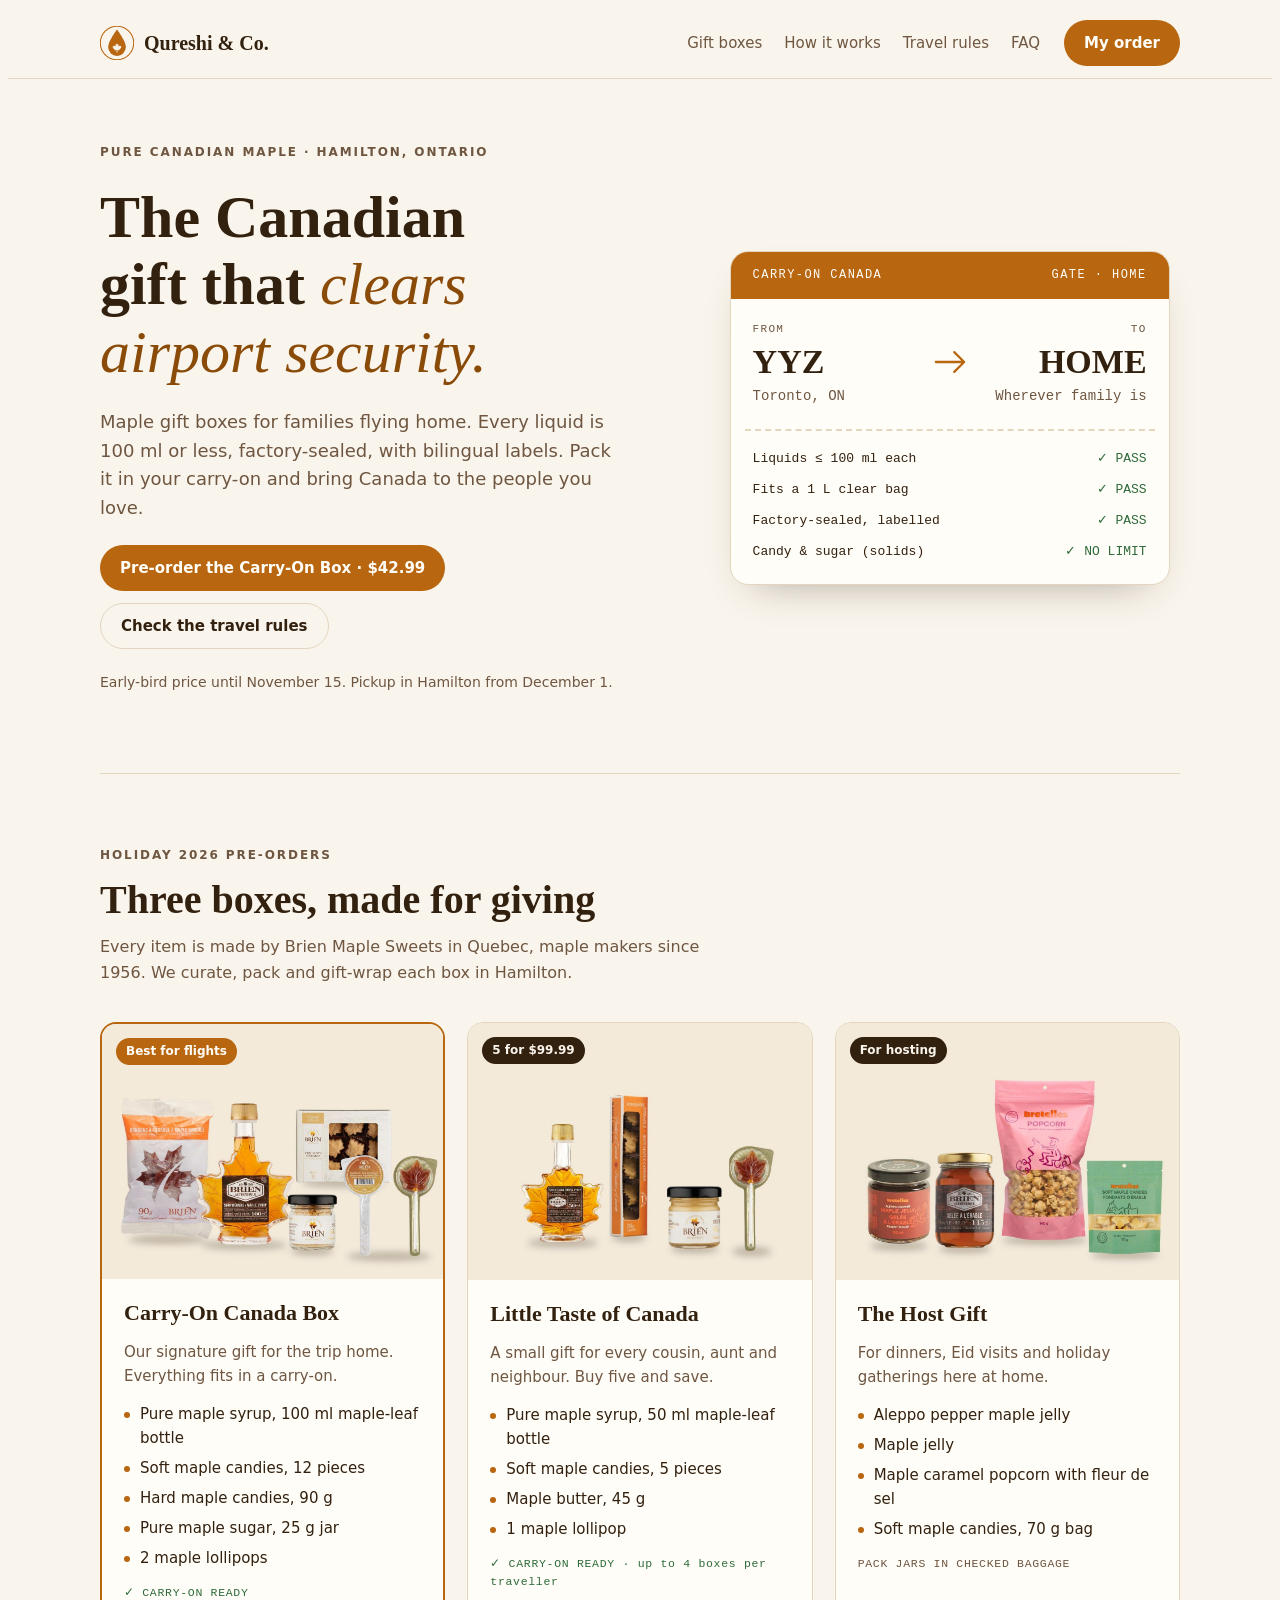
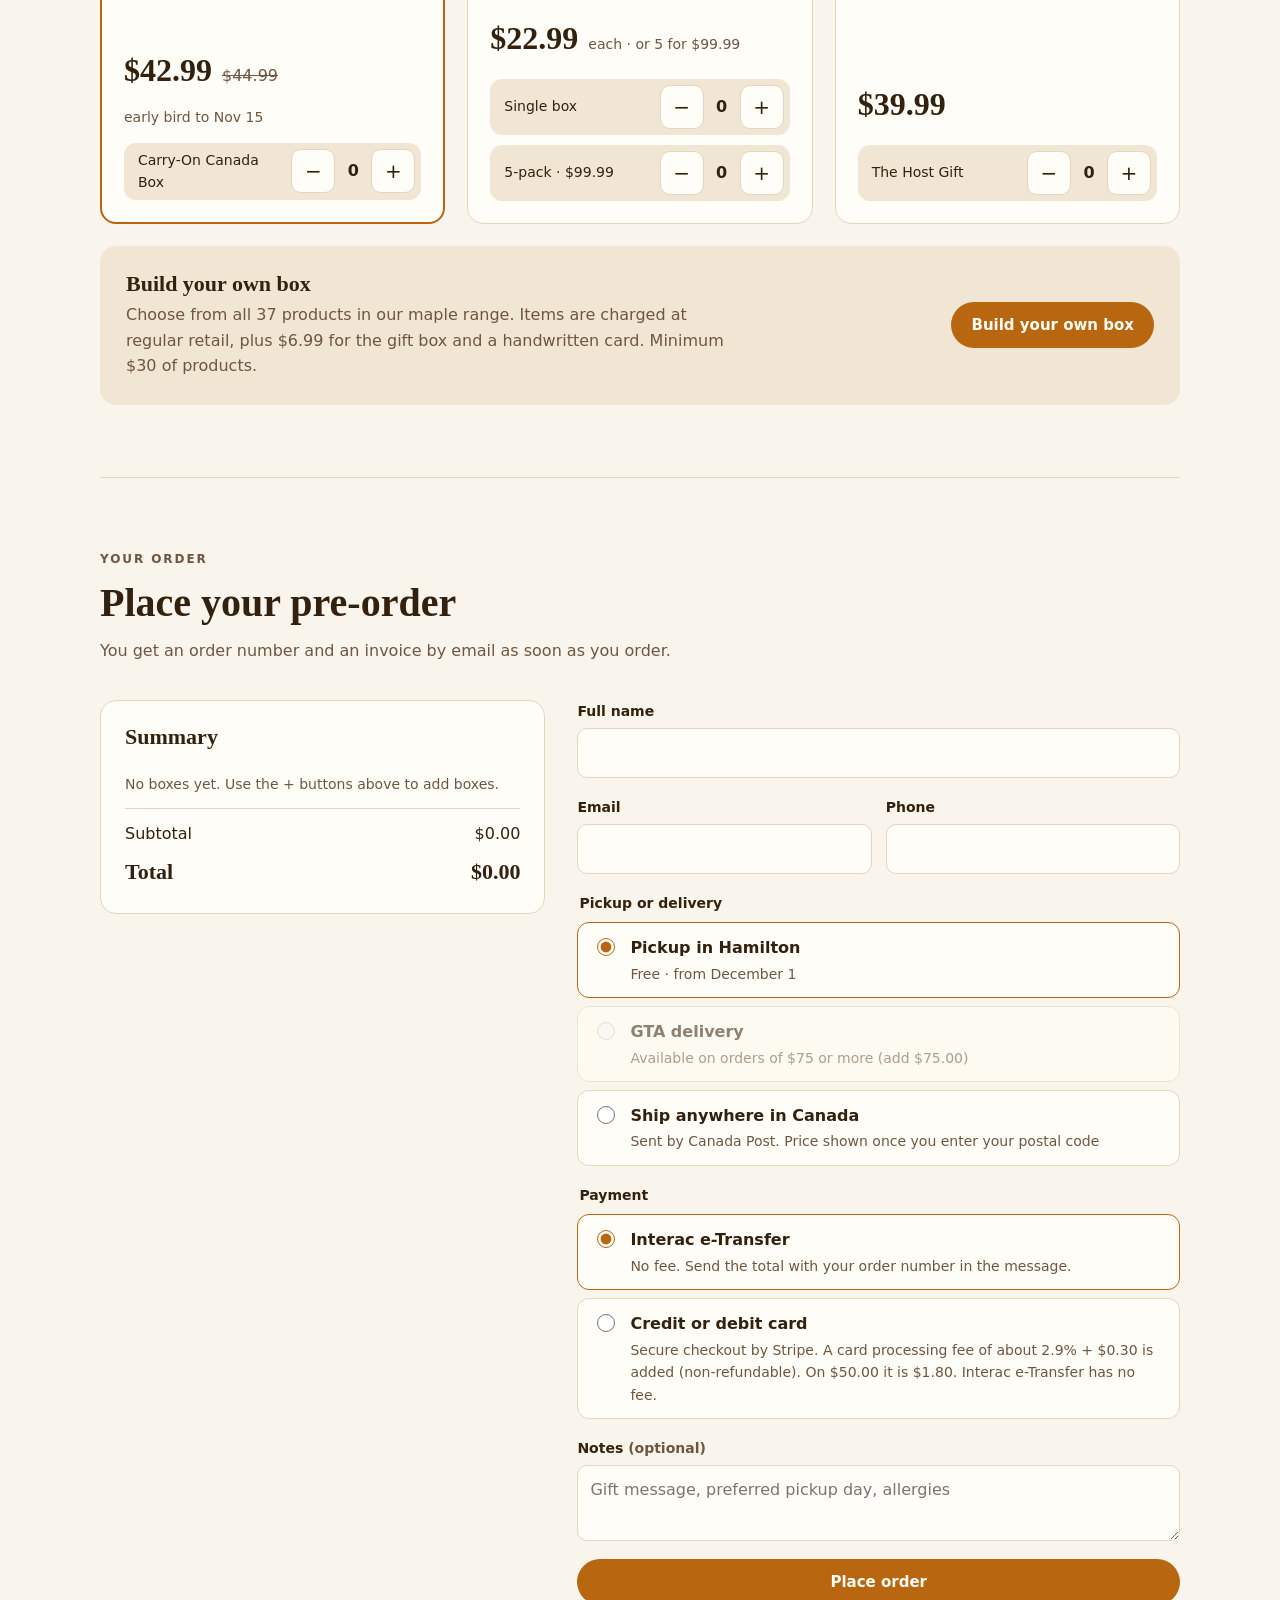
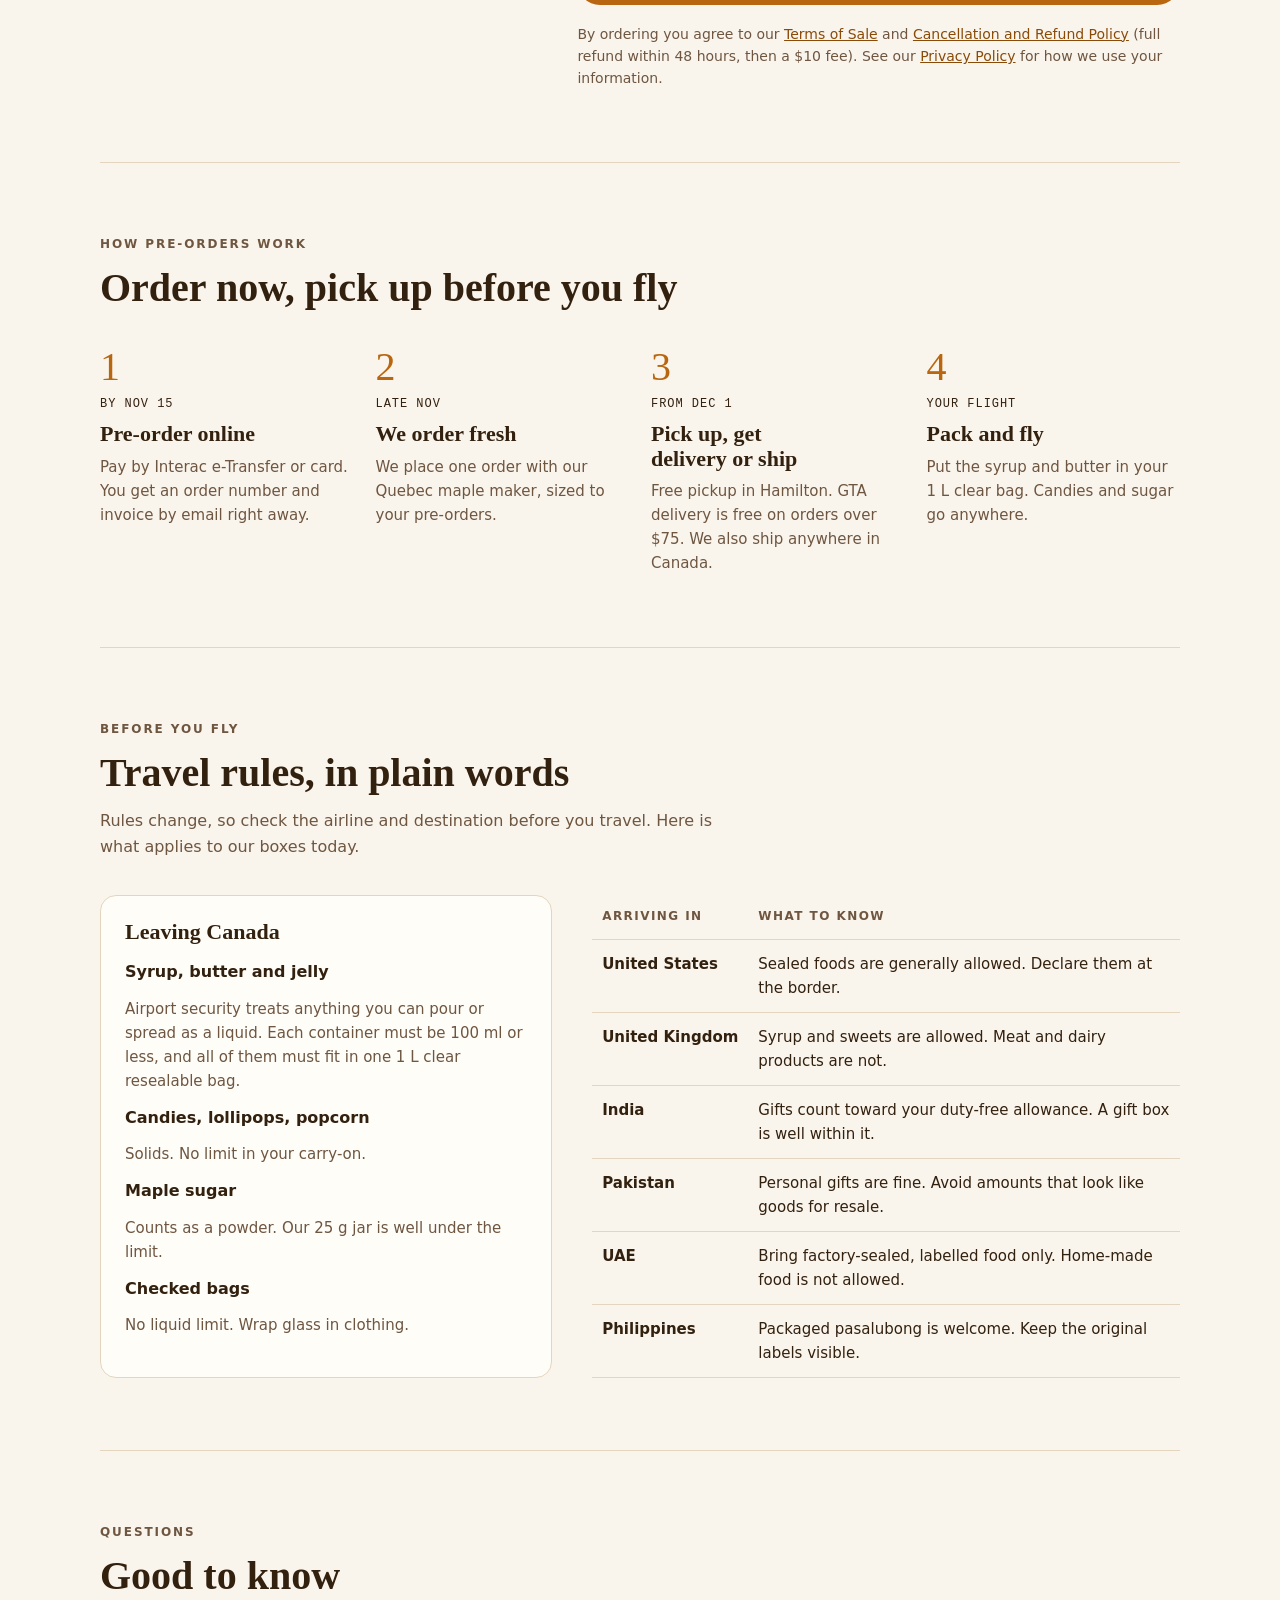
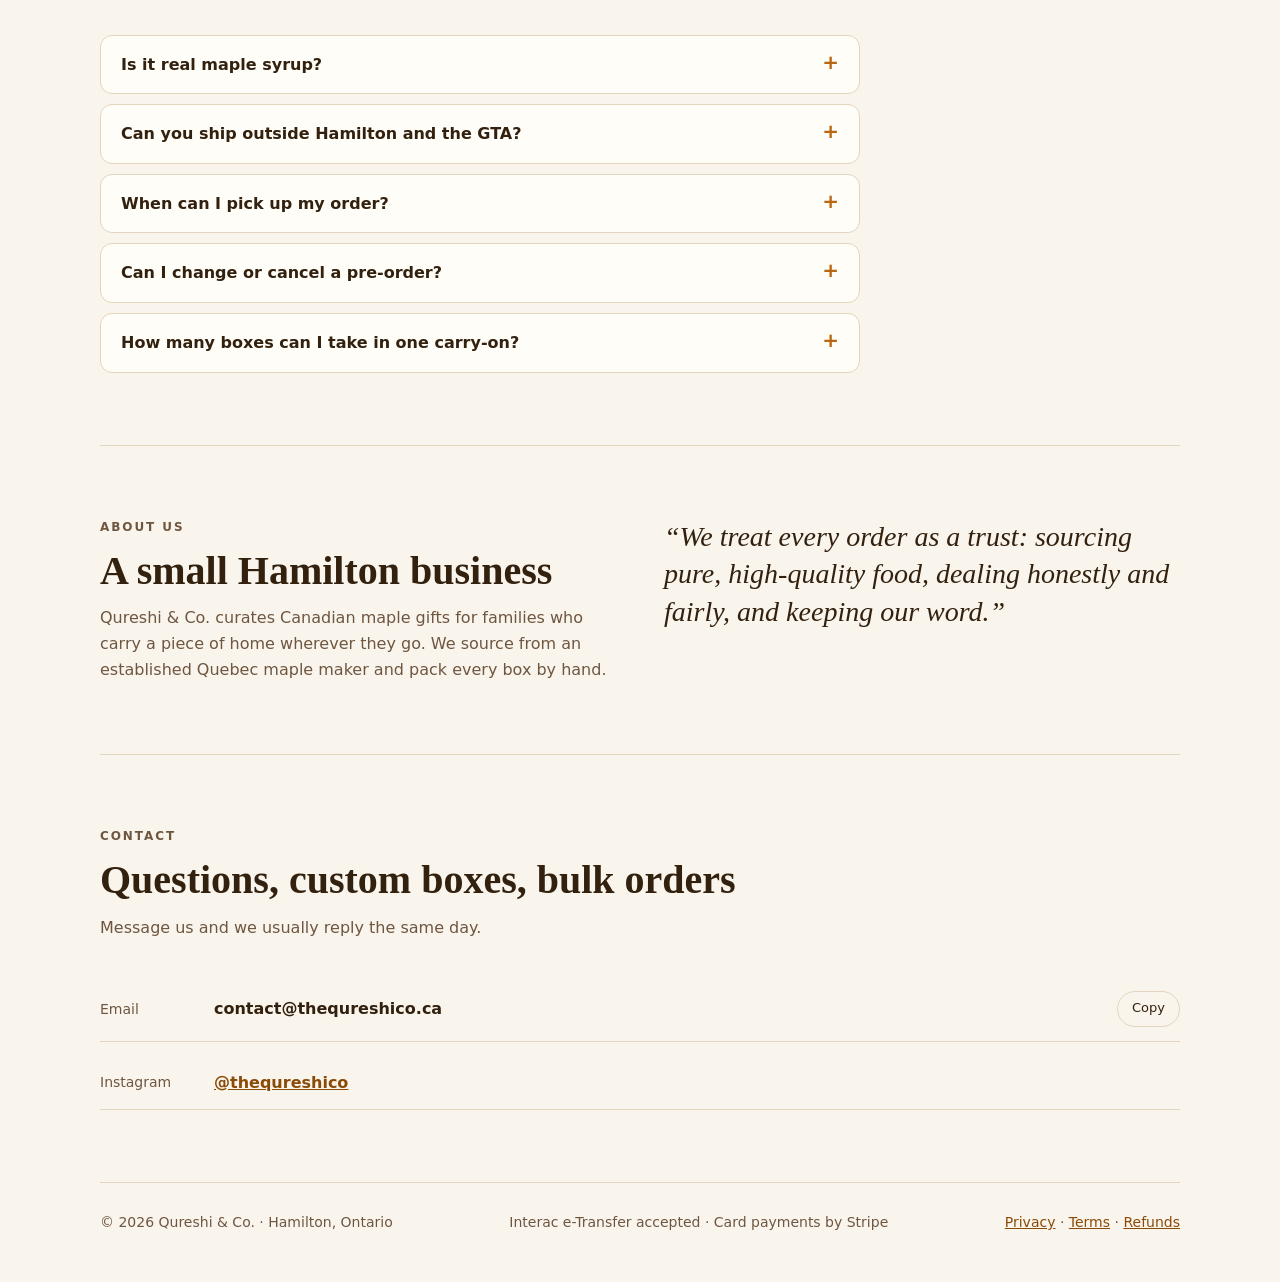
<file: index.html>
<!doctype html>
<html lang="en">
<head>
<meta charset="utf-8">
<meta name="viewport" content="width=device-width,initial-scale=1,viewport-fit=cover">
<meta http-equiv="Content-Security-Policy" content="default-src 'none'; script-src 'self' https://challenges.cloudflare.com; style-src 'self' https://fonts.googleapis.com; font-src https://fonts.gstatic.com; img-src 'self' data:; connect-src https://script.google.com https://script.googleusercontent.com https://challenges.cloudflare.com; form-action 'self'; base-uri 'self'; object-src 'none'; frame-src https://challenges.cloudflare.com; upgrade-insecure-requests">
<meta name="referrer" content="no-referrer">
<script src="security.js"></script>
<meta name="description" content="Carry-on-ready Canadian maple gift boxes. Pickup in Hamilton, delivery in the GTA, shipping across Canada.">
<link rel="icon" href="qureshi-mark.svg">
<title>Qureshi &amp; Co. Maple</title>
<link rel="preconnect" href="https://fonts.googleapis.com">
<link rel="preconnect" href="https://fonts.gstatic.com" crossorigin>
<link rel="stylesheet" href="https://fonts.googleapis.com/css2?family=Fraunces:ital,opsz,wght@0,9..144,400;0,9..144,600;1,9..144,400&family=Work+Sans:wght@400;500;600&family=IBM+Plex+Mono:wght@500&display=swap">
<link rel="stylesheet" href="index.css">
</head>
<body>

<header>
  <div class="bar">
    <a class="brand" href="#top" aria-label="Qureshi &amp; Co. home">
      <svg viewBox="0 0 100 100" aria-hidden="true"><circle cx="50" cy="50" r="49" fill="var(--bg)" stroke="var(--accent)" stroke-width="3"/><path d="M50 10 C50 10 24 44 24 62 A26 26 0 0 0 76 62 C76 44 50 10 50 10 Z" fill="var(--accent)"/><g transform="translate(34 48.8) scale(0.32)"><path d="M50 5 L57 20 L65 16 L62 38 L74 26 L77 33 L90 30 L85 44 L92 48 L72 62 L75 70 L54 67 L54 90 L46 90 L46 67 L25 70 L28 62 L8 48 L15 44 L10 30 L23 33 L26 26 L38 38 L35 16 L43 20 Z" fill="var(--bg)"/></g></svg>
      Qureshi &amp; Co.
    </a>
    <nav aria-label="Main">
      <a href="#boxes">Gift boxes</a>
      <a href="#how">How it works</a>
      <a href="#travel">Travel rules</a>
      <a href="#faq">FAQ</a>
    </nav>
    <a class="btn" href="#order">My order</a>
  </div>
</header>

<main class="wrap" id="top">
  <div class="hero">
    <div class="hero-copy">
      <span class="eyebrow">Pure Canadian maple · Hamilton, Ontario</span>
      <h1>The Canadian gift that <em>clears airport security.</em></h1>
      <p class="lede">Maple gift boxes for families flying home. Every liquid is 100&nbsp;ml or less, factory-sealed, with bilingual labels. Pack it in your carry-on and bring Canada to the people you love.</p>
      <div class="cta-row">
        <a class="btn" href="#boxes">Pre-order the Carry-On Box · $42.99</a>
        <a class="btn ghost" href="#travel">Check the travel rules</a>
      </div>
      <p class="fine">Early-bird price until November 15. Pickup in Hamilton from December 1.</p>
    </div>

    <div class="pass" role="img" aria-label="Boarding pass styled card: from Toronto to home, with carry-on checks passed">
      <div class="pass-top"><span>CARRY-ON CANADA</span><span>GATE · HOME</span></div>
      <div class="pass-body">
        <span class="k">FROM</span><span></span><span class="k to">TO</span>
        <span class="v">YYZ</span>
        <svg class="plane" width="34" height="34" viewBox="0 0 24 24" fill="none" stroke="currentColor" stroke-width="1.6" stroke-linecap="round" stroke-linejoin="round" aria-hidden="true"><path d="M2 12h20M15 5l7 7-7 7"/></svg>
        <span class="v to">HOME</span>
        <span class="fine">Toronto, ON</span><span></span><span class="fine to">Wherever family is</span>
      </div>
      <div class="pass-tear"></div>
      <div class="pass-checks">
        <div><span>Liquids ≤ 100 ml each</span><span class="yes">✓ PASS</span></div>
        <div><span>Fits a 1 L clear bag</span><span class="yes">✓ PASS</span></div>
        <div><span>Factory-sealed, labelled</span><span class="yes">✓ PASS</span></div>
        <div><span>Candy &amp; sugar (solids)</span><span class="yes">✓ NO LIMIT</span></div>
      </div>
    </div>
  </div>

  <section id="boxes" aria-labelledby="boxes-h">
    <div class="section-head">
      <span class="eyebrow">Holiday 2026 pre-orders</span>
      <h2 id="boxes-h">Three boxes, made for giving</h2>
      <p>Every item is made by Brien Maple Sweets in Quebec, maple makers since 1956. We curate, pack and gift-wrap each box in Hamilton.</p>
    </div>

    <div class="boxes">
      <article class="box featured">
        <div class="photo">
          <span class="tag">Best for flights</span>
          <img src="img/carry-on-box.jpg" alt="Carry-On Canada Box contents: hard maple candies, 100 ml maple-leaf syrup bottle, soft maple candies box, maple sugar jar and two lollipops" width="1200" height="900" loading="lazy">
        </div>
        <div class="box-body">
          <h3>Carry-On Canada Box</h3>
          <p class="use">Our signature gift for the trip home. Everything fits in a carry-on.</p>
          <ul>
            <li>Pure maple syrup, 100 ml maple-leaf bottle</li>
            <li>Soft maple candies, 12 pieces</li>
            <li>Hard maple candies, 90 g</li>
            <li>Pure maple sugar, 25 g jar</li>
            <li>2 maple lollipops</li>
          </ul>
          <span class="carry">✓ CARRY-ON READY</span>
          <div class="price"><strong>$42.99</strong><s>$44.99</s><span>early bird to Nov 15</span></div>
          <div class="buy"><div class="qty"><span class="qlabel">Carry-On Canada Box</span><div class="stepper" data-id="carryOn"><button type="button" data-step="-1" aria-label="Remove one Carry-On Canada Box">−</button><output aria-live="polite" aria-label="Carry-On Canada Box quantity">0</output><button type="button" data-step="1" aria-label="Add one Carry-On Canada Box">+</button></div></div></div>
        </div>
      </article>

      <article class="box">
        <div class="photo">
          <span class="tag alt">5 for $99.99</span>
          <img src="img/little-taste.jpg" alt="Little Taste of Canada contents: 50 ml maple-leaf syrup bottle, 5-piece soft maple candies, maple butter and a lollipop" width="1200" height="900" loading="lazy">
        </div>
        <div class="box-body">
          <h3>Little Taste of Canada</h3>
          <p class="use">A small gift for every cousin, aunt and neighbour. Buy five and save.</p>
          <ul>
            <li>Pure maple syrup, 50 ml maple-leaf bottle</li>
            <li>Soft maple candies, 5 pieces</li>
            <li>Maple butter, 45 g</li>
            <li>1 maple lollipop</li>
          </ul>
          <span class="carry">✓ CARRY-ON READY · up to 4 boxes per traveller</span>
          <div class="price"><strong>$22.99</strong><span>each · or 5 for $99.99</span></div>
          <div class="buy"><div class="qty"><span class="qlabel">Single box</span><div class="stepper" data-id="littleTaste"><button type="button" data-step="-1" aria-label="Remove one Single box">−</button><output aria-live="polite" aria-label="Single box quantity">0</output><button type="button" data-step="1" aria-label="Add one Single box">+</button></div></div><div class="qty"><span class="qlabel">5-pack · $99.99</span><div class="stepper" data-id="littleTaste5"><button type="button" data-step="-1" aria-label="Remove one 5-pack">−</button><output aria-live="polite" aria-label="5-pack quantity">0</output><button type="button" data-step="1" aria-label="Add one 5-pack">+</button></div></div></div>
        </div>
      </article>

      <article class="box">
        <div class="photo">
          <span class="tag alt">For hosting</span>
          <img src="img/host-gift.jpg" alt="The Host Gift contents: Aleppo pepper maple jelly, maple jelly, maple caramel popcorn and soft maple candies" width="1200" height="900" loading="lazy">
        </div>
        <div class="box-body">
          <h3>The Host Gift</h3>
          <p class="use">For dinners, Eid visits and holiday gatherings here at home.</p>
          <ul>
            <li>Aleppo pepper maple jelly</li>
            <li>Maple jelly</li>
            <li>Maple caramel popcorn with fleur de sel</li>
            <li>Soft maple candies, 70 g bag</li>
          </ul>
          <span class="carry no">PACK JARS IN CHECKED BAGGAGE</span>
          <div class="price"><strong>$39.99</strong></div>
          <div class="buy"><div class="qty"><span class="qlabel">The Host Gift</span><div class="stepper" data-id="hostGift"><button type="button" data-step="-1" aria-label="Remove one The Host Gift">−</button><output aria-live="polite" aria-label="The Host Gift quantity">0</output><button type="button" data-step="1" aria-label="Add one The Host Gift">+</button></div></div></div>
        </div>
      </article>
    </div>

    <div class="custom">
      <div>
        <h3>Build your own box</h3>
        <p>Choose from all 37 products in our maple range. Items are charged at regular retail, plus $6.99 for the gift box and a handwritten card. Minimum $30 of products.</p>
      </div>
      <a class="btn" href="custom.html">Build your own box</a>
    </div>
  </section>

  <section id="order" aria-labelledby="order-h">
    <div class="section-head">
      <span class="eyebrow">Your order</span>
      <h2 id="order-h">Place your pre-order</h2>
      <p>You get an order number and an invoice by email as soon as you order.</p>
    </div>
    <div class="order">
      <div class="summary" aria-live="polite">
        <h3>Summary</h3>
        <ul id="sum-lines"></ul>
        <p id="sum-empty" class="fine">No boxes yet. Use the + buttons above to add boxes.</p>
        <dl class="totals">
          <div><dt>Subtotal</dt><dd id="sum-sub">$0.00</dd></div>
          <div id="ship-row" hidden><dt>Shipping</dt><dd id="sum-ship">$0.00</dd></div>
          <div id="fee-row" hidden><dt>Card processing fee</dt><dd id="sum-fee">$0.00</dd></div>
          <div class="grand"><dt>Total</dt><dd id="sum-total">$0.00</dd></div>
        </dl>
      </div>

      <form id="order-form" novalidate>
        <div class="field"><label for="f-name">Full name</label><input maxlength="80" id="f-name" name="name" autocomplete="name" required></div>
        <div class="row2">
          <div class="field"><label for="f-email">Email</label><input maxlength="120" id="f-email" name="email" type="email" autocomplete="email" required></div>
          <div class="field"><label for="f-phone">Phone</label><input maxlength="30" id="f-phone" name="phone" type="tel" autocomplete="tel" required></div>
        </div>

        <fieldset>
          <legend>Pickup or delivery</legend>
          <label class="choice"><input type="radio" name="fulfilment" value="pickup" id="f-pickup" checked><span><b>Pickup in Hamilton</b><span class="fine">Free · from December 1</span></span></label>
          <label class="choice"><input type="radio" name="fulfilment" value="delivery" id="f-delivery"><span><b>GTA delivery</b><span class="fine" id="delivery-hint">Free on orders of $75 or more</span></span></label>
          <div class="field" id="address-field" hidden><label for="f-address">Delivery address</label><textarea maxlength="200" id="f-address" name="address" rows="2" autocomplete="street-address"></textarea></div>
          <label class="choice"><input type="radio" name="fulfilment" value="ship" id="f-ship"><span><b>Ship anywhere in Canada</b><span class="fine" id="ship-hint">Sent by Canada Post. Price shown once you enter your postal code</span></span></label>
          <div id="ship-fields" hidden></div>
        </fieldset>

        <fieldset>
          <legend>Payment</legend>
          <label class="choice"><input type="radio" name="payment" value="etransfer" id="f-etransfer" checked><span><b>Interac e-Transfer</b><span class="fine">No fee. Send the total with your order number in the message.</span></span></label>
          <label class="choice"><input type="radio" name="payment" value="card" id="f-card"><span><b>Credit or debit card</b><span class="fine" id="card-hint">Secure checkout by Stripe. A card processing fee of about 2.9% + $0.30 is added (non-refundable).</span></span></label>
        </fieldset>

        <div class="field"><label for="f-notes">Notes <span class="fine">(optional)</span></label><textarea maxlength="500" id="f-notes" name="notes" rows="2" placeholder="Gift message, preferred pickup day, allergies"></textarea></div>
        <div class="hp" aria-hidden="true"><label for="f-website">Website</label><input id="f-website" name="website" tabindex="-1" autocomplete="off"></div>

        <div id="captcha" class="captcha"></div>
        <p id="form-error" class="error" role="alert" hidden></p>
        <button class="btn" type="submit" id="submit-btn">Place order</button>
        <p class="fine">By ordering you agree to our <a href="terms.html">Terms of Sale</a> and <a href="refund.html">Cancellation and Refund Policy</a> (full refund within 48 hours, then a $10 fee). See our <a href="privacy.html">Privacy Policy</a> for how we use your information.</p>
      </form>

      <div id="order-done" class="done" hidden tabindex="-1">
        <span class="eyebrow">Order received</span>
        <h3>Order <span id="done-number"></span></h3>
        <p id="done-text"></p>
        <p class="fine">We emailed your invoice with the same number. Keep it for pickup.</p>
      </div>
    </div>
  </section>

  <section id="how" aria-labelledby="how-h">
    <div class="section-head">
      <span class="eyebrow">How pre-orders work</span>
      <h2 id="how-h">Order now, pick up before you fly</h2>
    </div>
    <div class="steps">
      <div class="step"><span class="n">1</span><span class="date">BY NOV 15</span><h3>Pre-order online</h3><p>Pay by Interac e-Transfer or card. You get an order number and invoice by email right away.</p></div>
      <div class="step"><span class="n">2</span><span class="date">LATE NOV</span><h3>We order fresh</h3><p>We place one order with our Quebec maple maker, sized to your pre-orders.</p></div>
      <div class="step"><span class="n">3</span><span class="date">FROM DEC 1</span><h3>Pick up, get delivery or ship</h3><p>Free pickup in Hamilton. GTA delivery is free on orders over $75. We also ship anywhere in Canada.</p></div>
      <div class="step"><span class="n">4</span><span class="date">YOUR FLIGHT</span><h3>Pack and fly</h3><p>Put the syrup and butter in your 1 L clear bag. Candies and sugar go anywhere.</p></div>
    </div>
  </section>

  <section id="travel" aria-labelledby="travel-h">
    <div class="section-head">
      <span class="eyebrow">Before you fly</span>
      <h2 id="travel-h">Travel rules, in plain words</h2>
      <p>Rules change, so check the airline and destination before you travel. Here is what applies to our boxes today.</p>
    </div>
    <div class="rules">
      <div class="rule-card">
        <h3>Leaving Canada</h3>
        <dl>
          <dt>Syrup, butter and jelly</dt>
          <dd>Airport security treats anything you can pour or spread as a liquid. Each container must be 100 ml or less, and all of them must fit in one 1 L clear resealable bag.</dd>
          <dt>Candies, lollipops, popcorn</dt>
          <dd>Solids. No limit in your carry-on.</dd>
          <dt>Maple sugar</dt>
          <dd>Counts as a powder. Our 25 g jar is well under the limit.</dd>
          <dt>Checked bags</dt>
          <dd>No liquid limit. Wrap glass in clothing.</dd>
        </dl>
      </div>
      <div class="table-scroll">
        <table>
          <thead><tr><th scope="col">Arriving in</th><th scope="col">What to know</th></tr></thead>
          <tbody>
            <tr><td>United States</td><td>Sealed foods are generally allowed. Declare them at the border.</td></tr>
            <tr><td>United Kingdom</td><td>Syrup and sweets are allowed. Meat and dairy products are not.</td></tr>
            <tr><td>India</td><td>Gifts count toward your duty-free allowance. A gift box is well within it.</td></tr>
            <tr><td>Pakistan</td><td>Personal gifts are fine. Avoid amounts that look like goods for resale.</td></tr>
            <tr><td>UAE</td><td>Bring factory-sealed, labelled food only. Home-made food is not allowed.</td></tr>
            <tr><td>Philippines</td><td>Packaged pasalubong is welcome. Keep the original labels visible.</td></tr>
          </tbody>
        </table>
      </div>
    </div>
  </section>

  <section id="faq" aria-labelledby="faq-h">
    <div class="section-head">
      <span class="eyebrow">Questions</span>
      <h2 id="faq-h">Good to know</h2>
    </div>
    <div class="faq">
      <details><summary>Is it real maple syrup?</summary><p>Yes. The syrup is 100% pure Canadian maple syrup, Canada Grade A. The only ingredient is maple syrup.</p></details>
      <details><summary>Can you ship outside Hamilton and the GTA?</summary><p>You can pick up in Hamilton, get GTA delivery, or have it shipped anywhere in Canada by Canada Post (the price shows at checkout). For shipping abroad, a bulk order or a special date, contact us. We will work out the best option for you and quote it before you pay.</p></details>
      <details><summary>When can I pick up my order?</summary><p>From December 1. We will email you the pickup address and available times after you order.</p></details>
      <details><summary>Can I change or cancel a pre-order?</summary><p>Yes. Cancel within 48 hours of placing your order for a full refund. After 48 hours, we refund your order minus a $10 cancellation fee. To change or cancel, email or call us with your order number.</p></details>
      <details><summary>How many boxes can I take in one carry-on?</summary><p>Every liquid in our boxes is 100 ml or less, but they all share your one 1 L clear bag. One Carry-On Box or up to four Little Taste boxes fit comfortably. Put the rest in your checked bag.</p></details>
    </div>
  </section>

  <section id="about" aria-labelledby="about-h">
    <div class="about">
      <div class="section-head flush">
        <span class="eyebrow">About us</span>
        <h2 id="about-h">A small Hamilton business</h2>
        <p>Qureshi &amp; Co. curates Canadian maple gifts for families who carry a piece of home wherever they go. We source from an established Quebec maple maker and pack every box by hand.</p>
      </div>
      <blockquote>“We treat every order as a trust: sourcing pure, high-quality food, dealing honestly and fairly, and keeping our word.”</blockquote>
    </div>
  </section>

  <section id="contact" aria-labelledby="contact-h">
    <div class="section-head">
      <span class="eyebrow">Contact</span>
      <h2 id="contact-h">Questions, custom boxes, bulk orders</h2>
      <p>Message us and we usually reply the same day.</p>
    </div>
    <div class="contact">
      <div class="contact-row"><span class="k">Email</span><span class="v" id="email">contact@thequreshico.ca</span><button class="copy" type="button" data-copy="email">Copy</button></div>
      <div class="contact-row"><span class="k">Instagram</span><a class="v" href="https://www.instagram.com/thequreshico/" rel="noopener noreferrer">@thequreshico</a></div>
    </div>
  </section>

  <footer>
    <span>© 2026 Qureshi &amp; Co. · Hamilton, Ontario</span>
    <span>Interac e-Transfer accepted · Card payments by Stripe</span>
    <span><a href="privacy.html">Privacy</a> · <a href="terms.html">Terms</a> · <a href="refund.html">Refunds</a></span>
  </footer>
</main>

<script src="shipping.js"></script>
<script src="turnstile.js"></script>
<script src="index.js"></script>
</body>
</html>
</file>
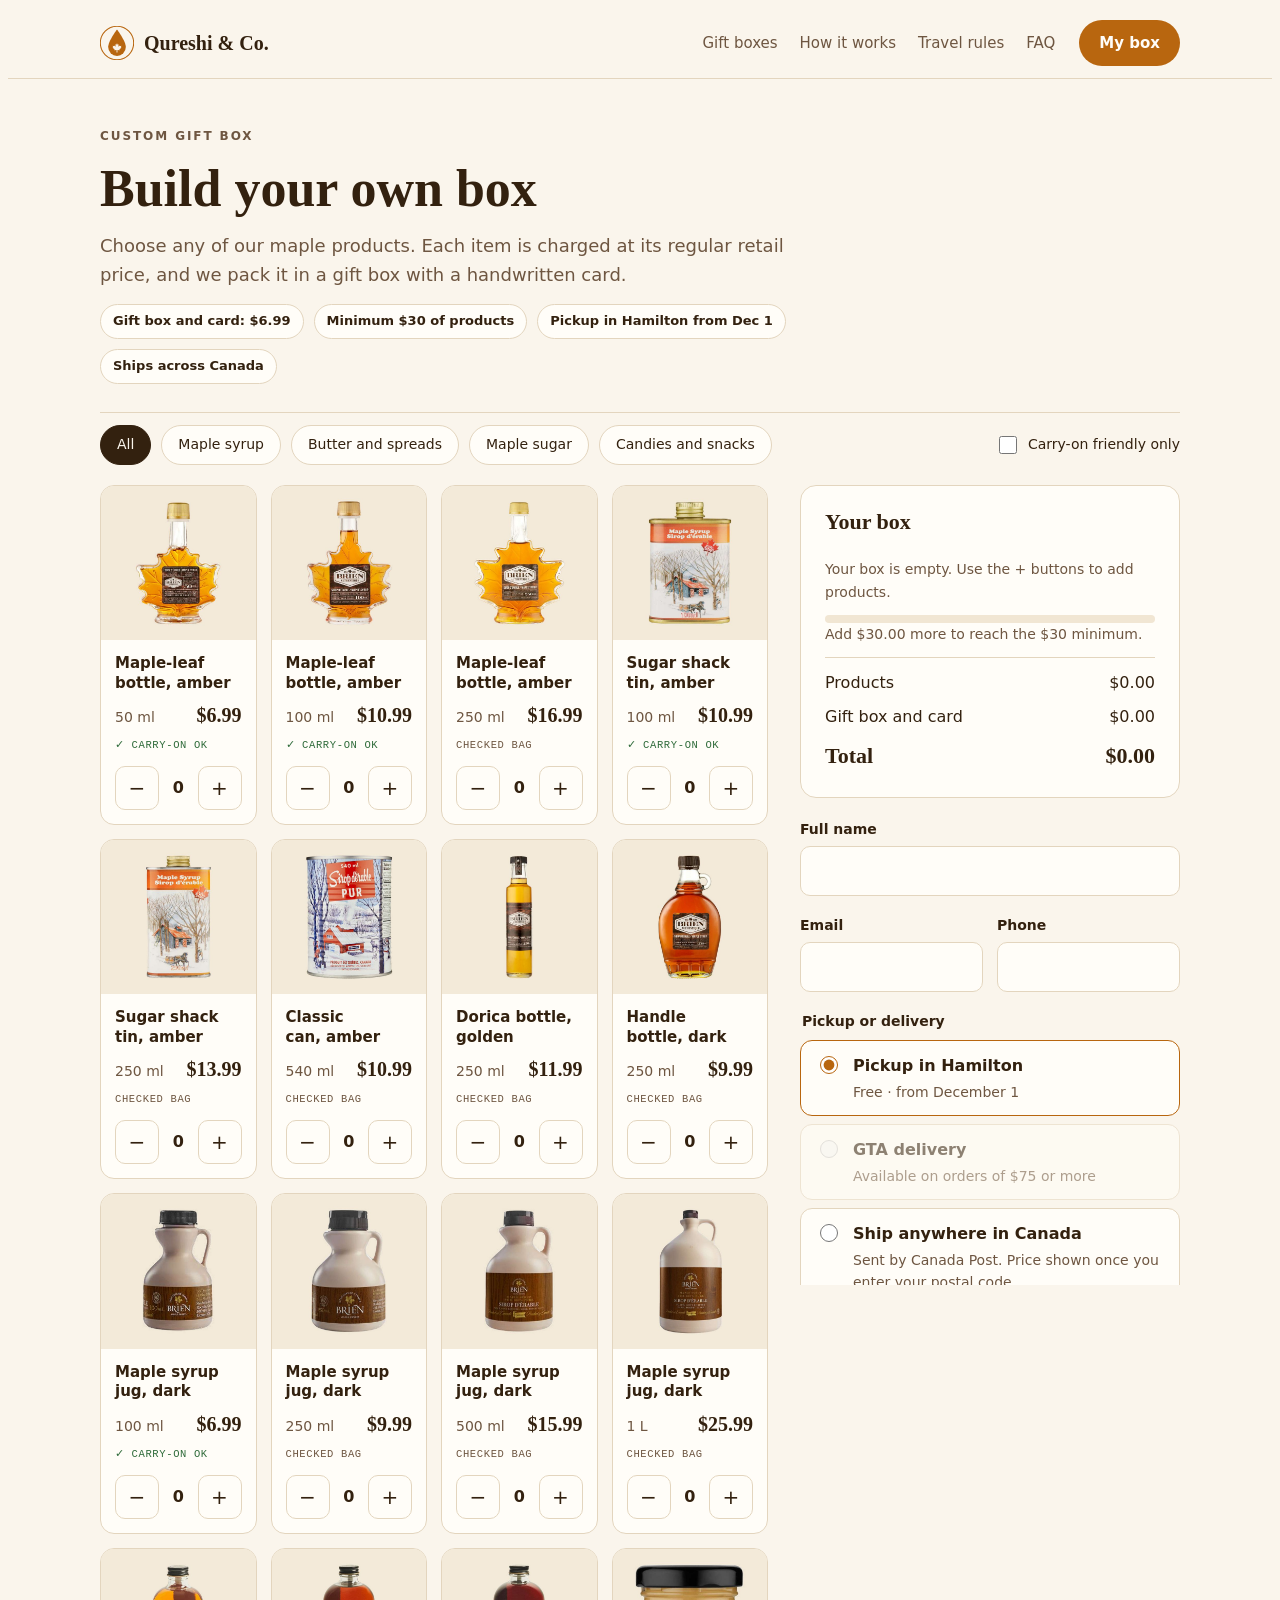
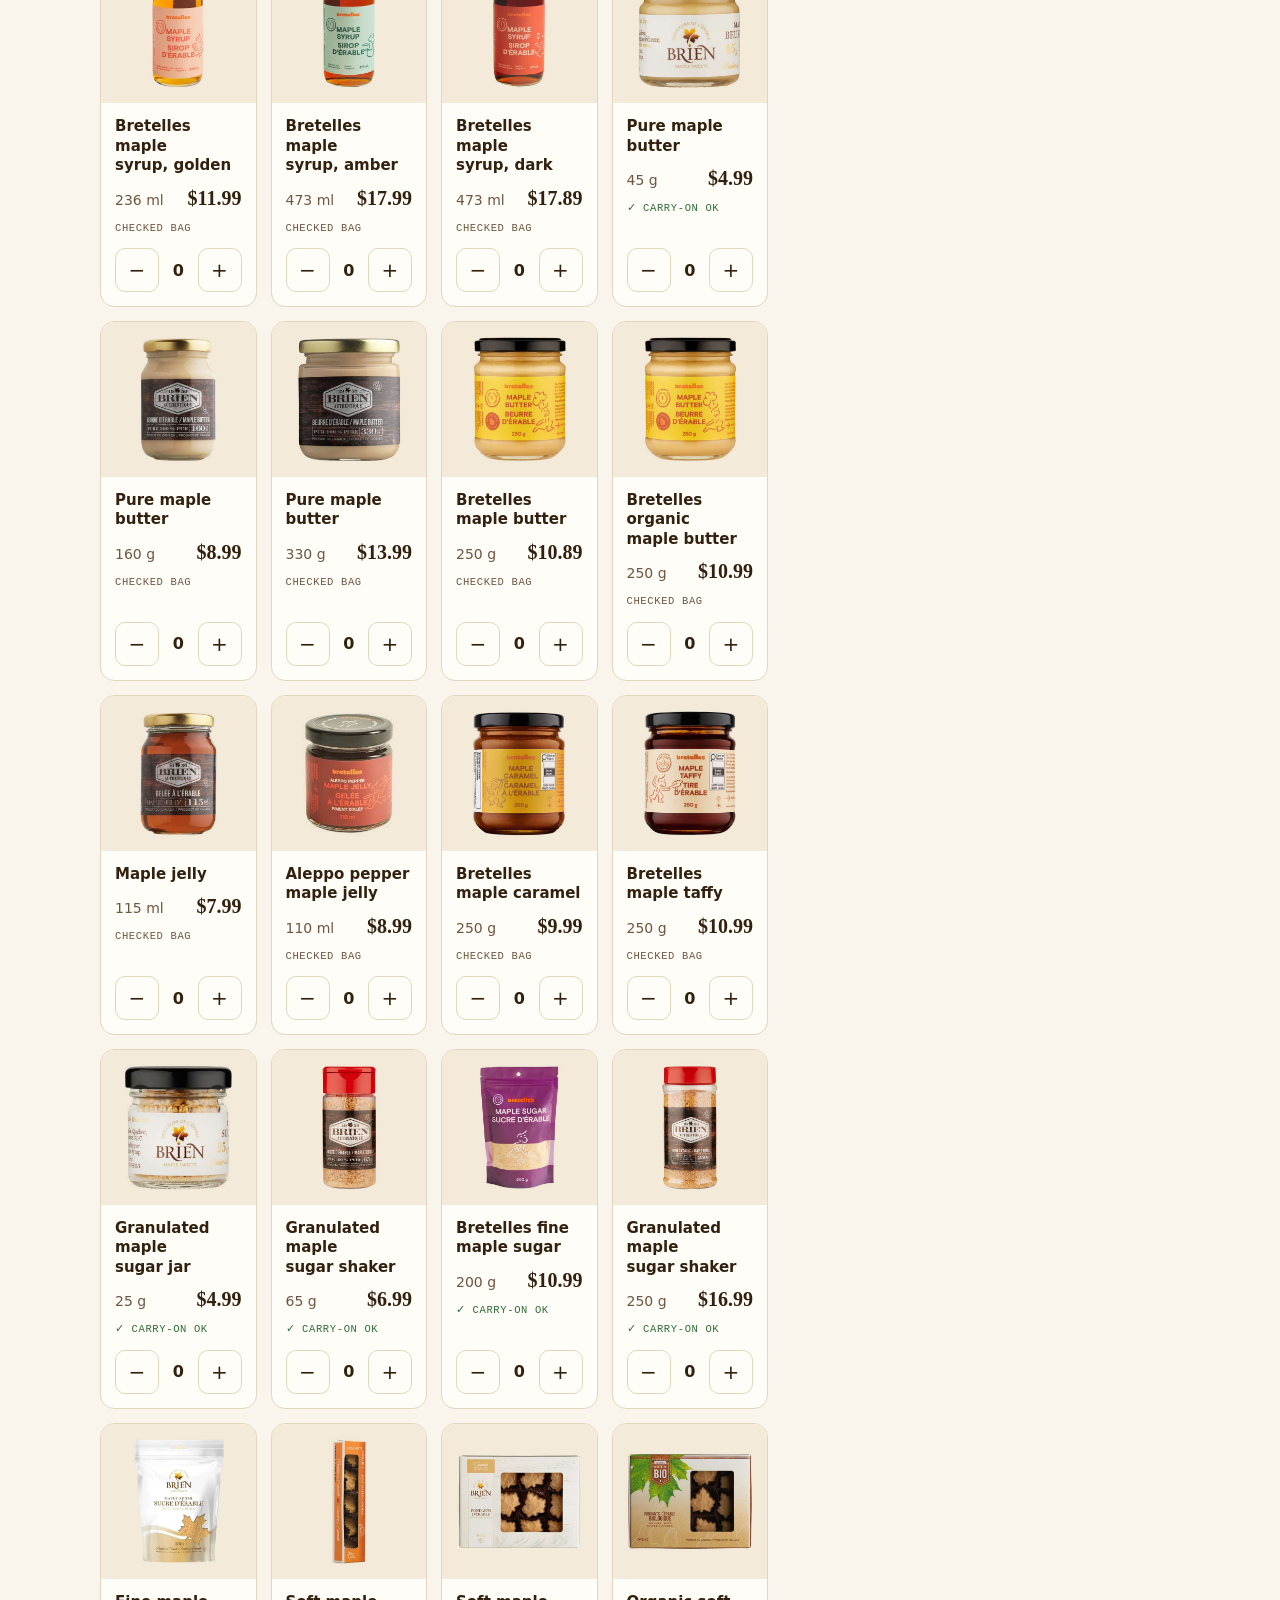
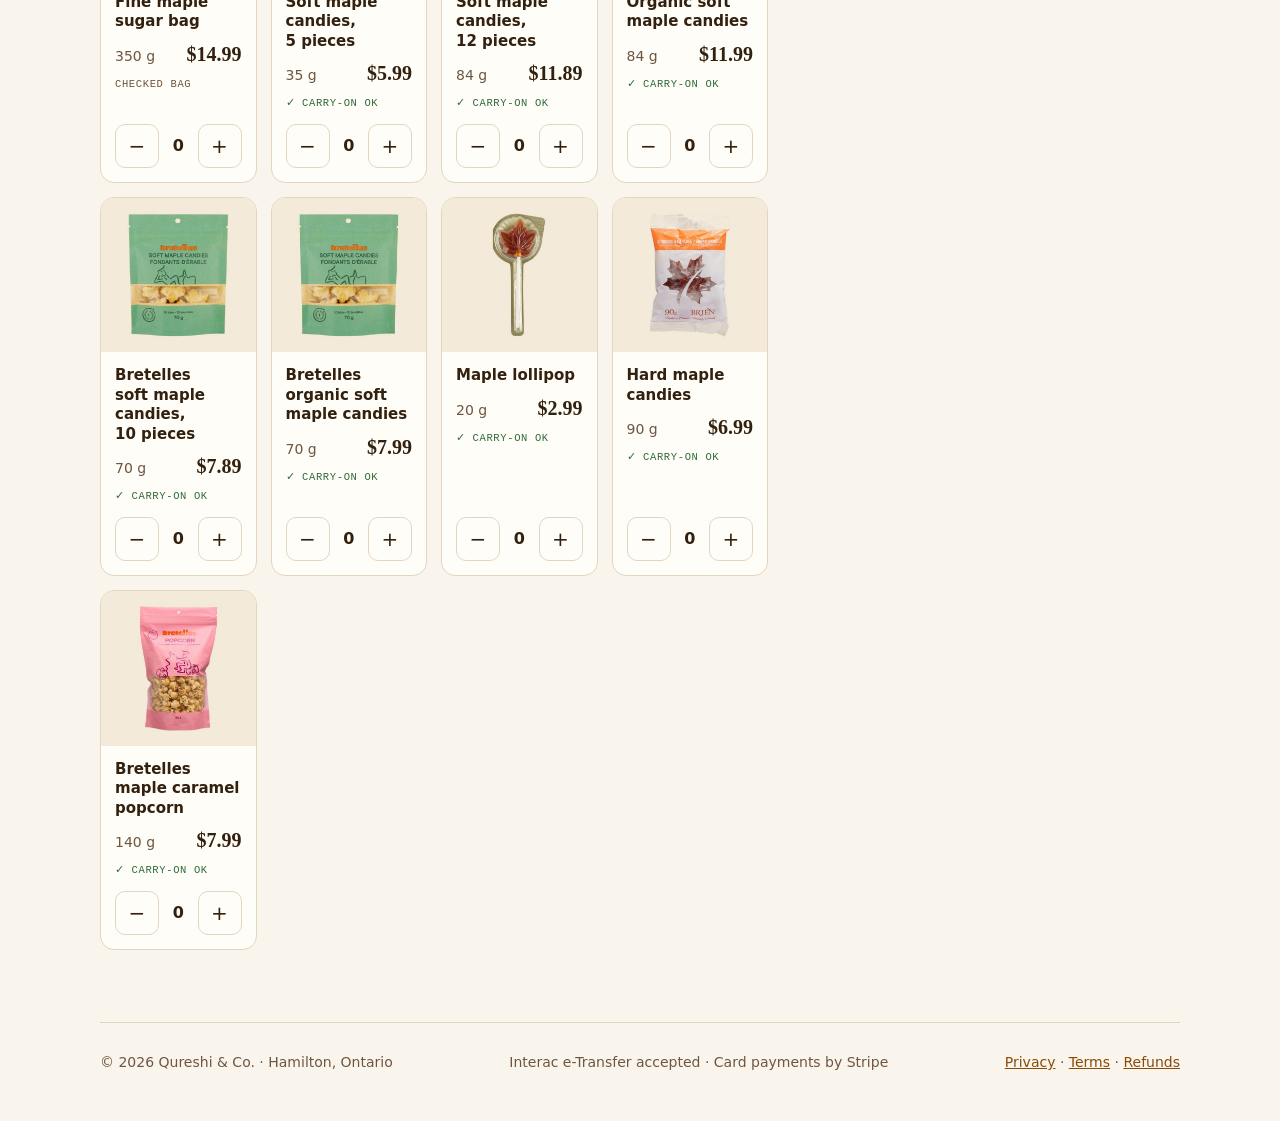
<file: custom.html>
<!doctype html>
<html lang="en">
<head>
<meta charset="utf-8">
<meta name="viewport" content="width=device-width,initial-scale=1,viewport-fit=cover">
<meta http-equiv="Content-Security-Policy" content="default-src 'none'; script-src 'self' https://challenges.cloudflare.com; style-src 'self' https://fonts.googleapis.com; font-src https://fonts.gstatic.com; img-src 'self' data:; connect-src https://script.google.com https://script.googleusercontent.com https://challenges.cloudflare.com; form-action 'self'; base-uri 'self'; object-src 'none'; frame-src https://challenges.cloudflare.com; upgrade-insecure-requests">
<meta name="referrer" content="no-referrer">
<script src="security.js"></script>
<title>Build Your Box · Qureshi &amp; Co.</title>
<meta name="description" content="Build a custom Canadian maple gift box from our full range.">
<link rel="icon" href="qureshi-mark.svg">
<link rel="preconnect" href="https://fonts.googleapis.com">
<link rel="preconnect" href="https://fonts.gstatic.com" crossorigin>
<link rel="stylesheet" href="https://fonts.googleapis.com/css2?family=Fraunces:ital,opsz,wght@0,9..144,400;0,9..144,600;1,9..144,400&family=Work+Sans:wght@400;500;600&family=IBM+Plex+Mono:wght@500&display=swap">
<link rel="stylesheet" href="custom.css">
</head>
<body>
<header>
  <div class="bar">
    <a class="brand" href="./" aria-label="Qureshi &amp; Co. home">
      <svg viewBox="0 0 100 100" aria-hidden="true"><circle cx="50" cy="50" r="49" fill="var(--bg)" stroke="var(--accent)" stroke-width="3"/><path d="M50 10 C50 10 24 44 24 62 A26 26 0 0 0 76 62 C76 44 50 10 50 10 Z" fill="var(--accent)"/><g transform="translate(34 48.8) scale(0.32)"><path d="M50 5 L57 20 L65 16 L62 38 L74 26 L77 33 L90 30 L85 44 L92 48 L72 62 L75 70 L54 67 L54 90 L46 90 L46 67 L25 70 L28 62 L8 48 L15 44 L10 30 L23 33 L26 26 L38 38 L35 16 L43 20 Z" fill="var(--bg)"/></g></svg>
      Qureshi &amp; Co.
    </a>
    <nav aria-label="Main">
      <a href="./#boxes">Gift boxes</a>
      <a href="./#how">How it works</a>
      <a href="./#travel">Travel rules</a>
      <a href="./#faq">FAQ</a>
    </nav>
    <a class="btn" href="#your-box">My box</a>
  </div>
</header>
<main class="wrap" id="top">
  <div class="intro">
    <span class="eyebrow">Custom gift box</span>
    <h1>Build your own box</h1>
    <p class="lede">Choose any of our maple products. Each item is charged at its regular retail price, and we pack it in a gift box with a handwritten card.</p>
    <div class="rules-row"><span class="pill">Gift box and card: $6.99</span><span class="pill">Minimum $30 of products</span><span class="pill">Pickup in Hamilton from Dec 1</span><span class="pill">Ships across Canada</span></div>
  </div>

  <div class="toolbar" role="group" aria-label="Filter products">
    <button class="chip" type="button" data-cat="all" aria-pressed="true">All</button>
    <button class="chip" type="button" data-cat="syrup" aria-pressed="false">Maple syrup</button>
    <button class="chip" type="button" data-cat="spreads" aria-pressed="false">Butter and spreads</button>
    <button class="chip" type="button" data-cat="sugar" aria-pressed="false">Maple sugar</button>
    <button class="chip" type="button" data-cat="sweets" aria-pressed="false">Candies and snacks</button>
    <label class="toggle" for="carry-only"><input type="checkbox" id="carry-only">Carry-on friendly only</label>
  </div>

  <div class="builder">
    <div>
      <div class="grid" id="grid"></div>
      <p class="empty-cat" id="empty-cat" hidden>No products match these filters.</p>
    </div>

    <aside class="side" id="your-box" aria-labelledby="box-h">
      <div class="summary" aria-live="polite">
        <h3 id="box-h">Your box</h3>
        <ul id="sum-lines"></ul>
        <p id="sum-empty" class="fine">Your box is empty. Use the + buttons to add products.</p>
        <div>
          <div class="meter" aria-hidden="true"><span id="meter"></span></div>
          <p class="fine" id="min-note">Add $30.00 more to reach the $30 minimum.</p>
        </div>
        <dl class="totals">
          <div><dt>Products</dt><dd id="sum-sub">$0.00</dd></div>
          <div><dt>Gift box and card</dt><dd id="sum-box">$6.99</dd></div>
          <div id="ship-row" hidden><dt>Shipping</dt><dd id="sum-ship">$0.00</dd></div>
          <div id="fee-row" hidden><dt>Card processing fee</dt><dd id="sum-fee">$0.00</dd></div>
          <div class="grand"><dt>Total</dt><dd id="sum-total">$0.00</dd></div>
        </dl>
      </div>
      <form id="order-form" novalidate>
        <div class="field"><label for="f-name">Full name</label><input maxlength="80" id="f-name" name="name" autocomplete="name" required></div>
        <div class="row2">
          <div class="field"><label for="f-email">Email</label><input maxlength="120" id="f-email" name="email" type="email" autocomplete="email" required></div>
          <div class="field"><label for="f-phone">Phone</label><input maxlength="30" id="f-phone" name="phone" type="tel" autocomplete="tel" required></div>
        </div>

        <fieldset>
          <legend>Pickup or delivery</legend>
          <label class="choice"><input type="radio" name="fulfilment" value="pickup" id="f-pickup" checked><span><b>Pickup in Hamilton</b><span class="fine">Free · from December 1</span></span></label>
          <label class="choice"><input type="radio" name="fulfilment" value="delivery" id="f-delivery"><span><b>GTA delivery</b><span class="fine" id="delivery-hint">Free on orders of $75 or more</span></span></label>
          <div class="field" id="address-field" hidden><label for="f-address">Delivery address</label><textarea maxlength="200" id="f-address" name="address" rows="2" autocomplete="street-address"></textarea></div>
          <label class="choice"><input type="radio" name="fulfilment" value="ship" id="f-ship"><span><b>Ship anywhere in Canada</b><span class="fine" id="ship-hint">Sent by Canada Post. Price shown once you enter your postal code</span></span></label>
          <div id="ship-fields" hidden></div>
        </fieldset>

        <fieldset>
          <legend>Payment</legend>
          <label class="choice"><input type="radio" name="payment" value="etransfer" id="f-etransfer" checked><span><b>Interac e-Transfer</b><span class="fine">No fee. Send the total with your order number in the message.</span></span></label>
          <label class="choice"><input type="radio" name="payment" value="card" id="f-card"><span><b>Credit or debit card</b><span class="fine" id="card-hint">Secure checkout by Stripe. A card processing fee of about 2.9% + $0.30 is added (non-refundable).</span></span></label>
        </fieldset>

        <div class="field"><label for="f-notes">Card message and notes <span class="fine">(optional)</span></label><textarea maxlength="500" id="f-notes" name="notes" rows="3" placeholder="Message for the handwritten card, preferred pickup day"></textarea></div>
        <div class="hp" aria-hidden="true"><label for="f-website">Website</label><input id="f-website" name="website" tabindex="-1" autocomplete="off"></div>

        <div id="captcha" class="captcha"></div>
        <p id="form-error" class="error" role="alert" hidden></p>
        <button class="btn" type="submit" id="submit-btn">Place order</button>
        <p class="fine">By ordering you agree to our <a href="terms.html">Terms of Sale</a> and <a href="refund.html">Cancellation and Refund Policy</a> (full refund within 48 hours, then a $10 fee). See our <a href="privacy.html">Privacy Policy</a> for how we use your information.</p>
      </form>
      <div id="order-done" class="done" hidden tabindex="-1">
        <span class="eyebrow">Order received</span>
        <h3>Order <span id="done-number"></span></h3>
        <p id="done-text"></p>
        <p class="fine">We emailed your invoice with the same number. Keep it for pickup.</p>
      </div>
    </aside>
  </div>
  <footer>
    <span>© 2026 Qureshi &amp; Co. · Hamilton, Ontario</span>
    <span>Interac e-Transfer accepted · Card payments by Stripe</span>
    <span><a href="privacy.html">Privacy</a> · <a href="terms.html">Terms</a> · <a href="refund.html">Refunds</a></span>
  </footer>
</main>
<div class="mobile-bar" aria-live="polite"><span id="bar-text">Your box is empty</span><a href="#your-box">Review box</a></div>
<script src="shipping.js"></script>
<script src="turnstile.js"></script>
<script src="custom.js"></script>
</body>
</html>
</file>
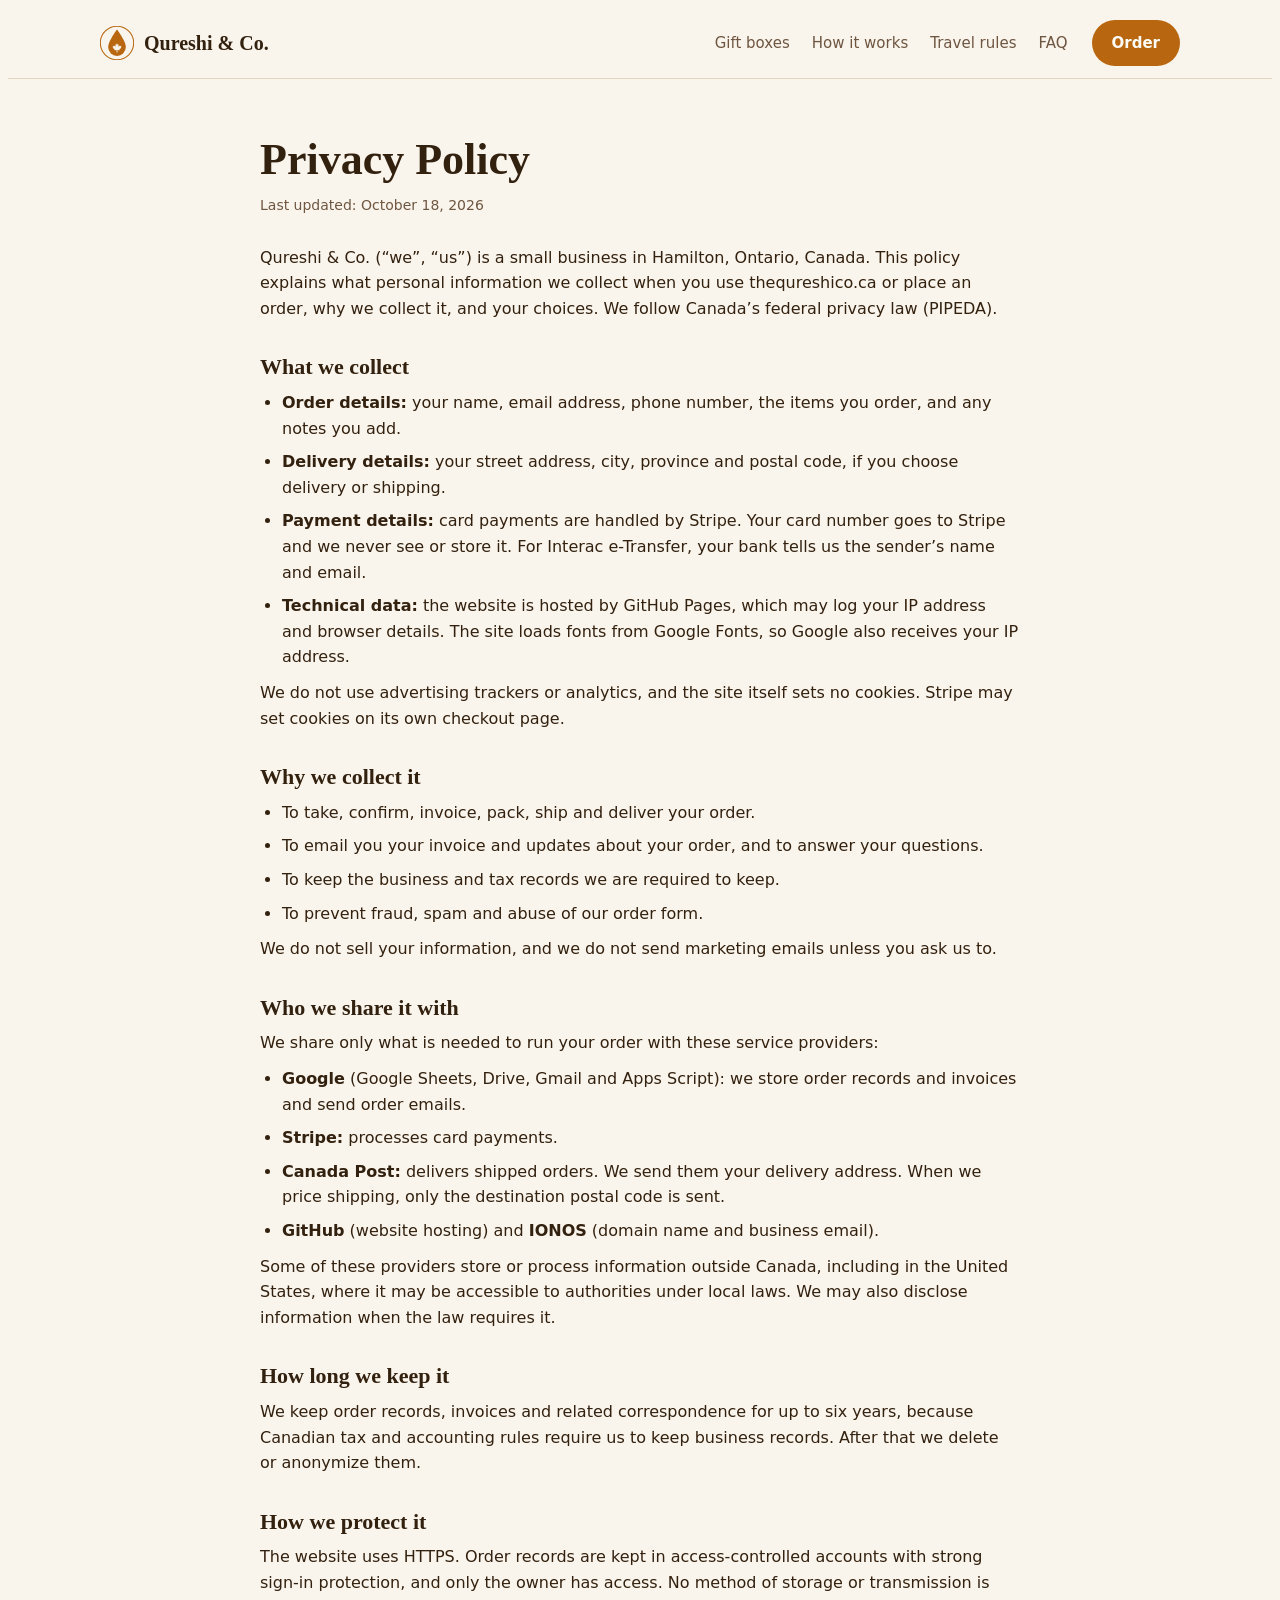
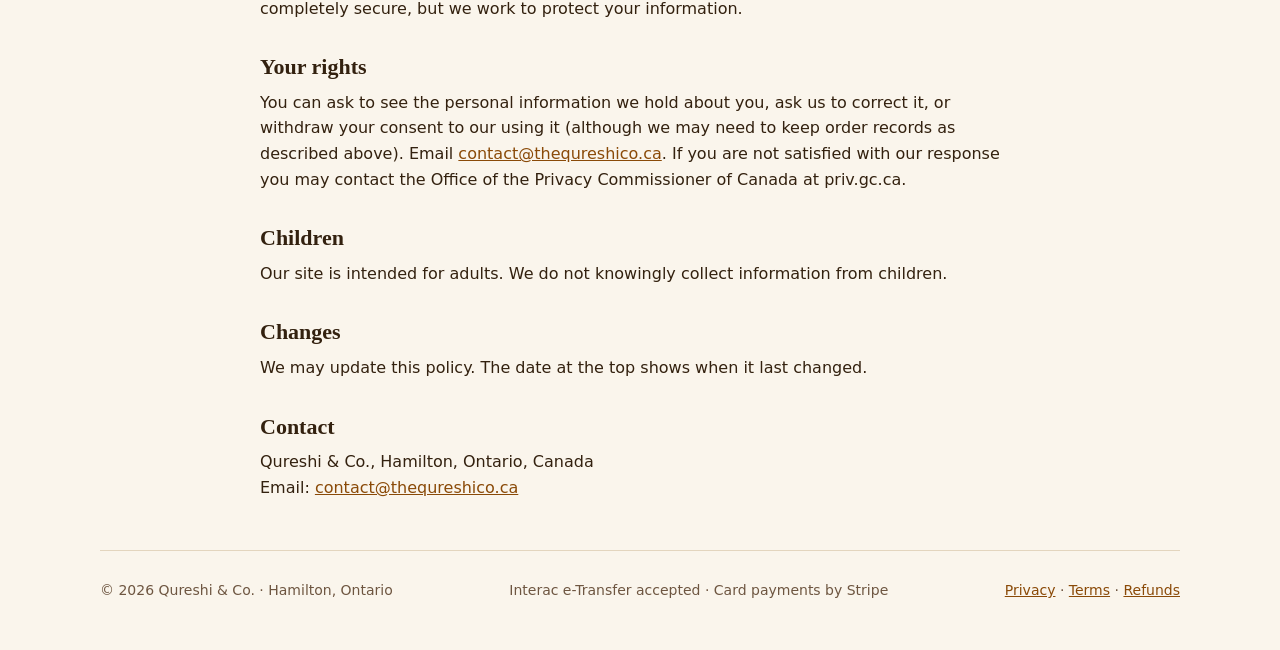
<file: privacy.html>
<!doctype html>
<html lang="en">
<head>
<meta charset="utf-8">
<meta name="viewport" content="width=device-width,initial-scale=1,viewport-fit=cover">
<meta http-equiv="Content-Security-Policy" content="default-src 'none'; script-src 'self'; style-src 'self' https://fonts.googleapis.com; font-src https://fonts.gstatic.com; img-src 'self' data:; connect-src https://script.google.com https://script.googleusercontent.com; form-action 'self'; base-uri 'self'; object-src 'none'; frame-src 'none'; upgrade-insecure-requests">
<meta name="referrer" content="no-referrer">
<script src="security.js"></script>
<meta name="description" content="How Qureshi &amp; Co. collects, uses and protects your personal information.">
<link rel="icon" href="qureshi-mark.svg">
<title>Privacy Policy · Qureshi &amp; Co.</title>
<link rel="preconnect" href="https://fonts.googleapis.com">
<link rel="preconnect" href="https://fonts.gstatic.com" crossorigin>
<link rel="stylesheet" href="https://fonts.googleapis.com/css2?family=Fraunces:ital,opsz,wght@0,9..144,400;0,9..144,600;1,9..144,400&family=Work+Sans:wght@400;500;600&family=IBM+Plex+Mono:wght@500&display=swap">
<link rel="stylesheet" href="index.css">
<link rel="stylesheet" href="legal.css">
</head>
<body>

<header>
  <div class="bar">
    <a class="brand" href="./" aria-label="Qureshi &amp; Co. home">
      <svg viewBox="0 0 100 100" aria-hidden="true"><circle cx="50" cy="50" r="49" fill="var(--bg)" stroke="var(--accent)" stroke-width="3"/><path d="M50 10 C50 10 24 44 24 62 A26 26 0 0 0 76 62 C76 44 50 10 50 10 Z" fill="var(--accent)"/><g transform="translate(34 48.8) scale(0.32)"><path d="M50 5 L57 20 L65 16 L62 38 L74 26 L77 33 L90 30 L85 44 L92 48 L72 62 L75 70 L54 67 L54 90 L46 90 L46 67 L25 70 L28 62 L8 48 L15 44 L10 30 L23 33 L26 26 L38 38 L35 16 L43 20 Z" fill="var(--bg)"/></g></svg>
      Qureshi &amp; Co.
    </a>
    <nav aria-label="Main">
      <a href="./#boxes">Gift boxes</a>
      <a href="./#how">How it works</a>
      <a href="./#travel">Travel rules</a>
      <a href="./#faq">FAQ</a>
    </nav>
    <a class="btn" href="./#order">Order</a>
  </div>
</header>
<main class="wrap" id="top">
<article class="legal">
<h1>Privacy Policy</h1>
<p class="updated">Last updated: October 18, 2026</p>
<p>Qureshi &amp; Co. (“we”, “us”) is a small business in Hamilton, Ontario, Canada. This policy explains what personal information we collect when you use thequreshico.ca or place an order, why we collect it, and your choices. We follow Canada’s federal privacy law (PIPEDA).</p>

<h2>What we collect</h2>
<ul>
  <li><b>Order details:</b> your name, email address, phone number, the items you order, and any notes you add.</li>
  <li><b>Delivery details:</b> your street address, city, province and postal code, if you choose delivery or shipping.</li>
  <li><b>Payment details:</b> card payments are handled by Stripe. Your card number goes to Stripe and we never see or store it. For Interac e-Transfer, your bank tells us the sender’s name and email.</li>
  <li><b>Technical data:</b> the website is hosted by GitHub Pages, which may log your IP address and browser details. The site loads fonts from Google Fonts, so Google also receives your IP address.</li>
</ul>
<p>We do not use advertising trackers or analytics, and the site itself sets no cookies. Stripe may set cookies on its own checkout page.</p>

<h2>Why we collect it</h2>
<ul>
  <li>To take, confirm, invoice, pack, ship and deliver your order.</li>
  <li>To email you your invoice and updates about your order, and to answer your questions.</li>
  <li>To keep the business and tax records we are required to keep.</li>
  <li>To prevent fraud, spam and abuse of our order form.</li>
</ul>
<p>We do not sell your information, and we do not send marketing emails unless you ask us to.</p>

<h2>Who we share it with</h2>
<p>We share only what is needed to run your order with these service providers:</p>
<ul>
  <li><b>Google</b> (Google Sheets, Drive, Gmail and Apps Script): we store order records and invoices and send order emails.</li>
  <li><b>Stripe:</b> processes card payments.</li>
  <li><b>Canada Post:</b> delivers shipped orders. We send them your delivery address. When we price shipping, only the destination postal code is sent.</li>
  <li><b>GitHub</b> (website hosting) and <b>IONOS</b> (domain name and business email).</li>
</ul>
<p>Some of these providers store or process information outside Canada, including in the United States, where it may be accessible to authorities under local laws. We may also disclose information when the law requires it.</p>

<h2>How long we keep it</h2>
<p>We keep order records, invoices and related correspondence for up to six years, because Canadian tax and accounting rules require us to keep business records. After that we delete or anonymize them.</p>

<h2>How we protect it</h2>
<p>The website uses HTTPS. Order records are kept in access-controlled accounts with strong sign-in protection, and only the owner has access. No method of storage or transmission is completely secure, but we work to protect your information.</p>

<h2>Your rights</h2>
<p>You can ask to see the personal information we hold about you, ask us to correct it, or withdraw your consent to our using it (although we may need to keep order records as described above). Email <a href="mailto:contact@thequreshico.ca">contact@thequreshico.ca</a>. If you are not satisfied with our response you may contact the Office of the Privacy Commissioner of Canada at priv.gc.ca.</p>

<h2>Children</h2>
<p>Our site is intended for adults. We do not knowingly collect information from children.</p>

<h2>Changes</h2>
<p>We may update this policy. The date at the top shows when it last changed.</p>

<h2>Contact</h2>
<p>Qureshi &amp; Co., Hamilton, Ontario, Canada<br>Email: <a href="mailto:contact@thequreshico.ca">contact@thequreshico.ca</a></p>
</article>
  <footer>
    <span>© 2026 Qureshi &amp; Co. · Hamilton, Ontario</span>
    <span>Interac e-Transfer accepted · Card payments by Stripe</span>
    <span><a href="privacy.html">Privacy</a> · <a href="terms.html">Terms</a> · <a href="refund.html">Refunds</a></span>
  </footer>
</main>
</body>
</html>
</file>
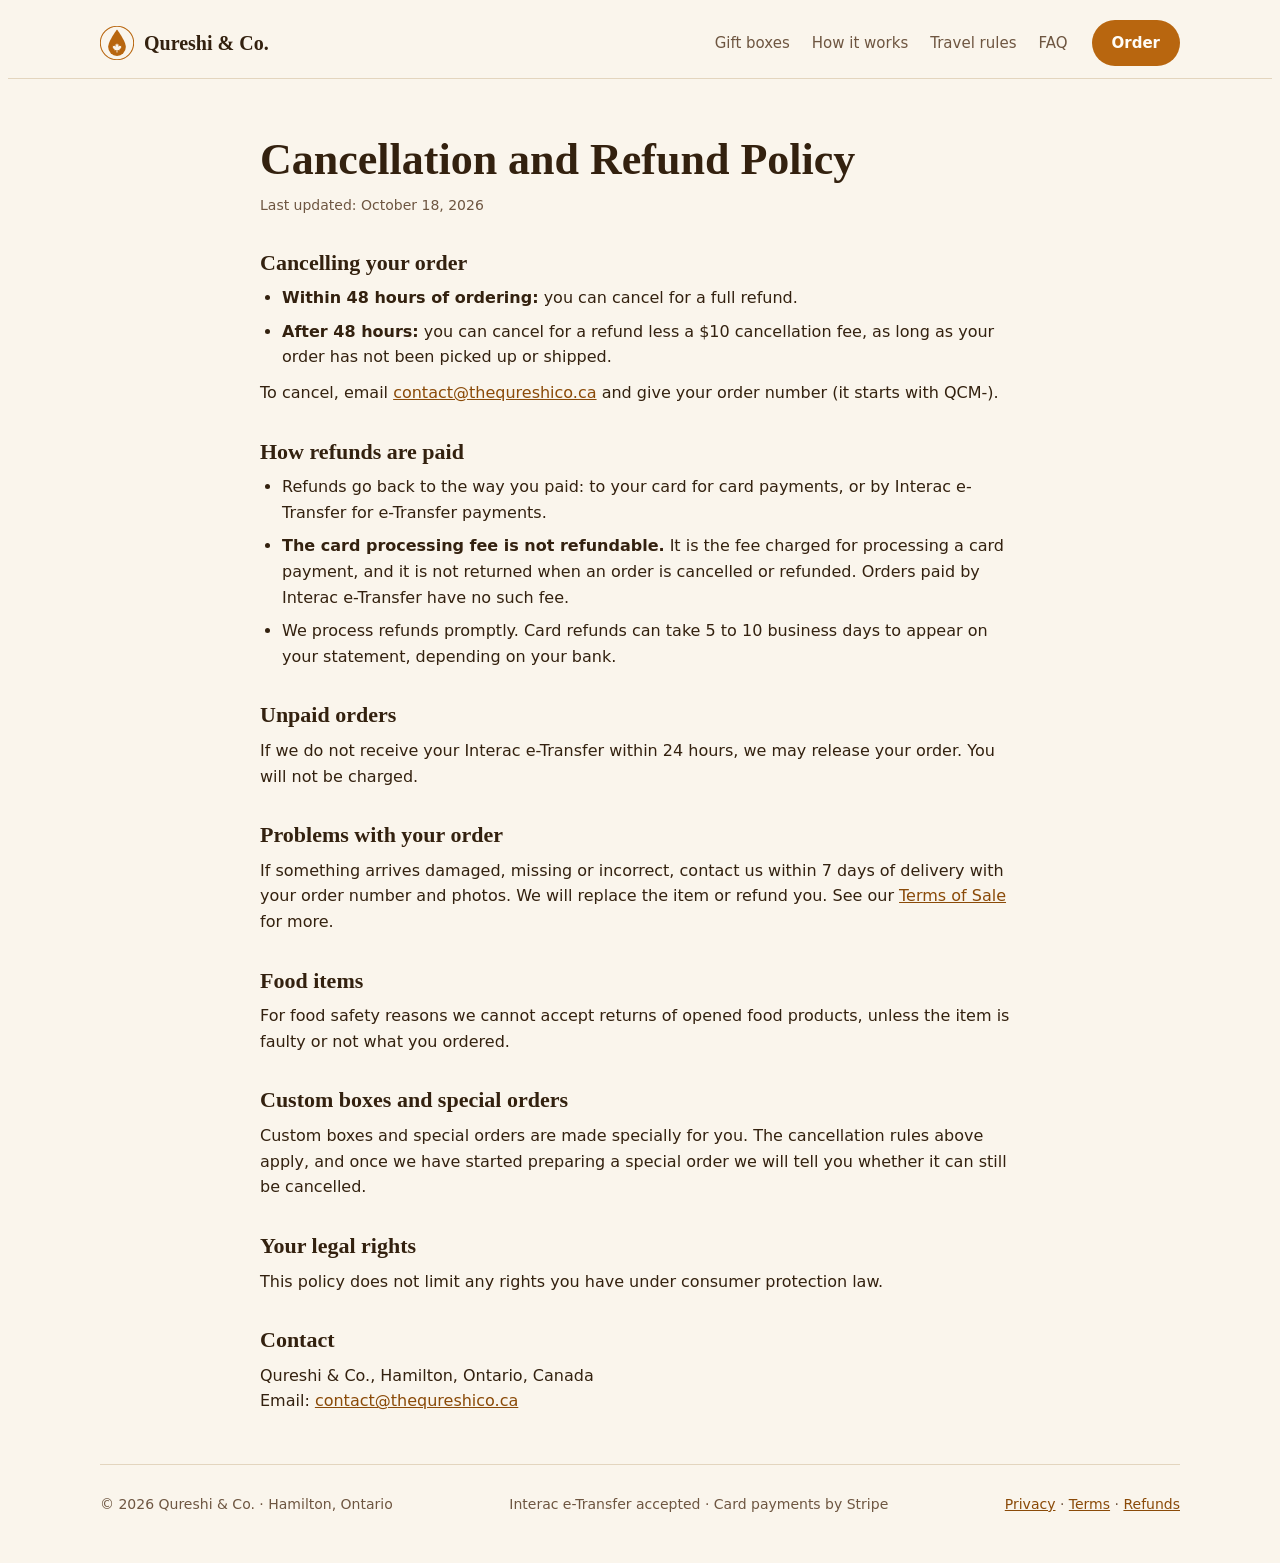
<file: refund.html>
<!doctype html>
<html lang="en">
<head>
<meta charset="utf-8">
<meta name="viewport" content="width=device-width,initial-scale=1,viewport-fit=cover">
<meta http-equiv="Content-Security-Policy" content="default-src 'none'; script-src 'self'; style-src 'self' https://fonts.googleapis.com; font-src https://fonts.gstatic.com; img-src 'self' data:; connect-src https://script.google.com https://script.googleusercontent.com; form-action 'self'; base-uri 'self'; object-src 'none'; frame-src 'none'; upgrade-insecure-requests">
<meta name="referrer" content="no-referrer">
<script src="security.js"></script>
<meta name="description" content="How to cancel an order and how refunds work at Qureshi &amp; Co.">
<link rel="icon" href="qureshi-mark.svg">
<title>Cancellation and Refund Policy · Qureshi &amp; Co.</title>
<link rel="preconnect" href="https://fonts.googleapis.com">
<link rel="preconnect" href="https://fonts.gstatic.com" crossorigin>
<link rel="stylesheet" href="https://fonts.googleapis.com/css2?family=Fraunces:ital,opsz,wght@0,9..144,400;0,9..144,600;1,9..144,400&family=Work+Sans:wght@400;500;600&family=IBM+Plex+Mono:wght@500&display=swap">
<link rel="stylesheet" href="index.css">
<link rel="stylesheet" href="legal.css">
</head>
<body>

<header>
  <div class="bar">
    <a class="brand" href="./" aria-label="Qureshi &amp; Co. home">
      <svg viewBox="0 0 100 100" aria-hidden="true"><circle cx="50" cy="50" r="49" fill="var(--bg)" stroke="var(--accent)" stroke-width="3"/><path d="M50 10 C50 10 24 44 24 62 A26 26 0 0 0 76 62 C76 44 50 10 50 10 Z" fill="var(--accent)"/><g transform="translate(34 48.8) scale(0.32)"><path d="M50 5 L57 20 L65 16 L62 38 L74 26 L77 33 L90 30 L85 44 L92 48 L72 62 L75 70 L54 67 L54 90 L46 90 L46 67 L25 70 L28 62 L8 48 L15 44 L10 30 L23 33 L26 26 L38 38 L35 16 L43 20 Z" fill="var(--bg)"/></g></svg>
      Qureshi &amp; Co.
    </a>
    <nav aria-label="Main">
      <a href="./#boxes">Gift boxes</a>
      <a href="./#how">How it works</a>
      <a href="./#travel">Travel rules</a>
      <a href="./#faq">FAQ</a>
    </nav>
    <a class="btn" href="./#order">Order</a>
  </div>
</header>
<main class="wrap" id="top">
<article class="legal">
<h1>Cancellation and Refund Policy</h1>
<p class="updated">Last updated: October 18, 2026</p>

<h2>Cancelling your order</h2>
<ul>
  <li><b>Within 48 hours of ordering:</b> you can cancel for a full refund.</li>
  <li><b>After 48 hours:</b> you can cancel for a refund less a $10 cancellation fee, as long as your order has not been picked up or shipped.</li>
</ul>
<p>To cancel, email <a href="mailto:contact@thequreshico.ca">contact@thequreshico.ca</a> and give your order number (it starts with QCM-).</p>

<h2>How refunds are paid</h2>
<ul>
  <li>Refunds go back to the way you paid: to your card for card payments, or by Interac e-Transfer for e-Transfer payments.</li>
  <li><b>The card processing fee is not refundable.</b> It is the fee charged for processing a card payment, and it is not returned when an order is cancelled or refunded. Orders paid by Interac e-Transfer have no such fee.</li>
  <li>We process refunds promptly. Card refunds can take 5 to 10 business days to appear on your statement, depending on your bank.</li>
</ul>

<h2>Unpaid orders</h2>
<p>If we do not receive your Interac e-Transfer within 24 hours, we may release your order. You will not be charged.</p>

<h2>Problems with your order</h2>
<p>If something arrives damaged, missing or incorrect, contact us within 7 days of delivery with your order number and photos. We will replace the item or refund you. See our <a href="terms.html">Terms of Sale</a> for more.</p>

<h2>Food items</h2>
<p>For food safety reasons we cannot accept returns of opened food products, unless the item is faulty or not what you ordered.</p>

<h2>Custom boxes and special orders</h2>
<p>Custom boxes and special orders are made specially for you. The cancellation rules above apply, and once we have started preparing a special order we will tell you whether it can still be cancelled.</p>

<h2>Your legal rights</h2>
<p>This policy does not limit any rights you have under consumer protection law.</p>

<h2>Contact</h2>
<p>Qureshi &amp; Co., Hamilton, Ontario, Canada<br>Email: <a href="mailto:contact@thequreshico.ca">contact@thequreshico.ca</a></p>
</article>
  <footer>
    <span>© 2026 Qureshi &amp; Co. · Hamilton, Ontario</span>
    <span>Interac e-Transfer accepted · Card payments by Stripe</span>
    <span><a href="privacy.html">Privacy</a> · <a href="terms.html">Terms</a> · <a href="refund.html">Refunds</a></span>
  </footer>
</main>
</body>
</html>
</file>
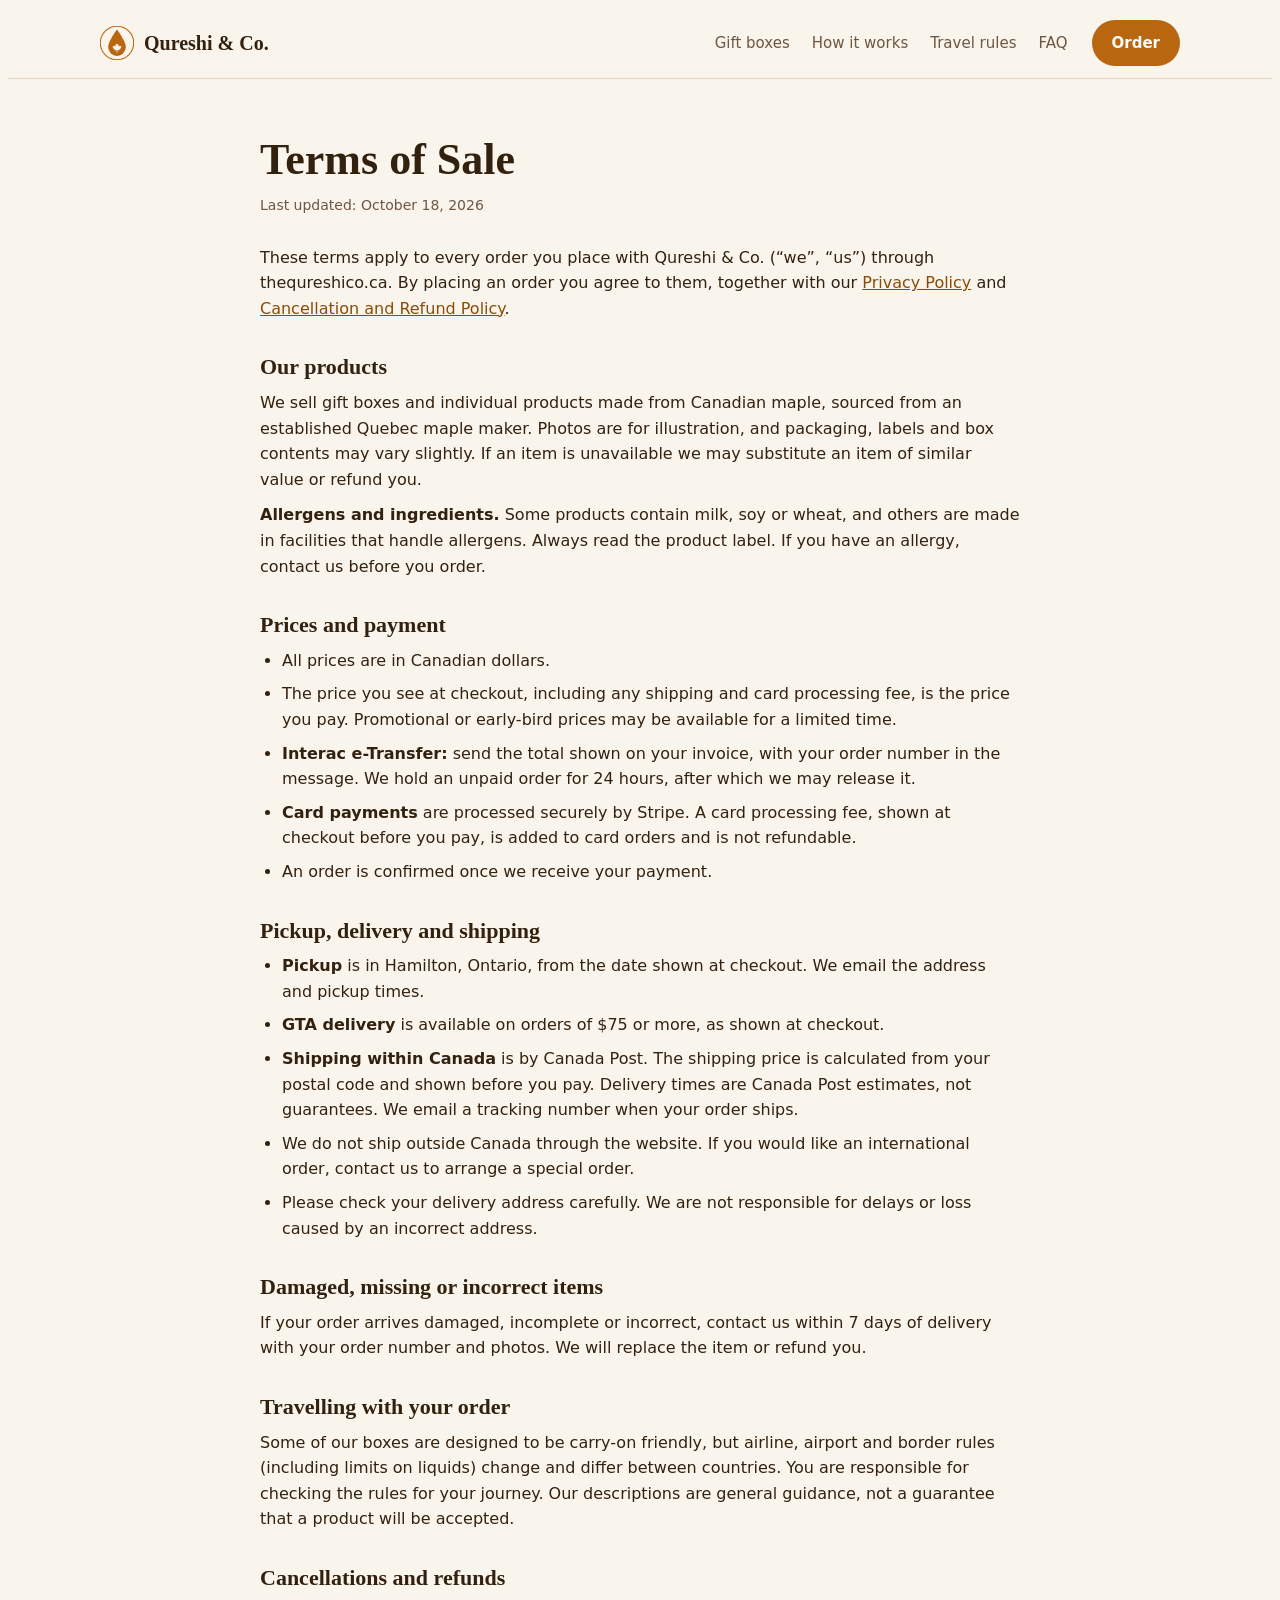
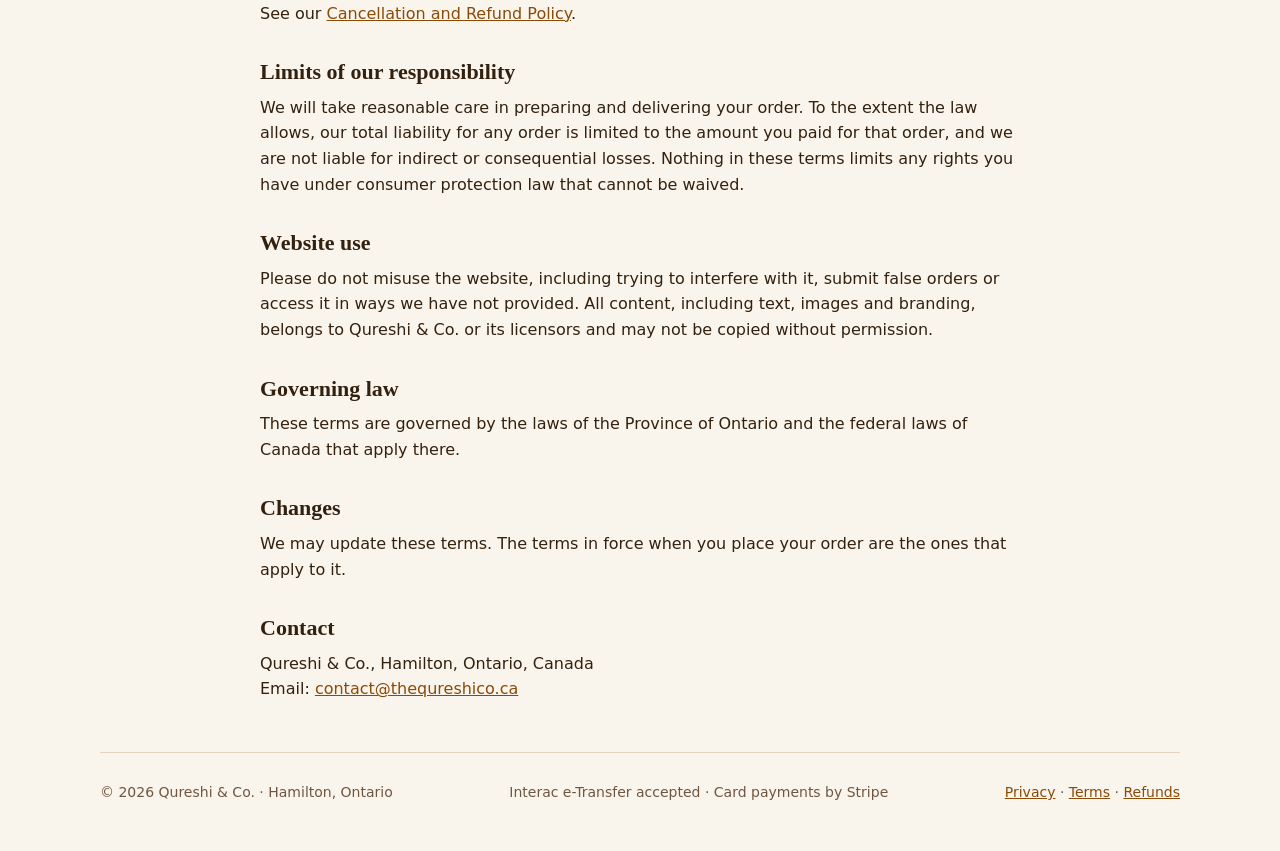
<file: terms.html>
<!doctype html>
<html lang="en">
<head>
<meta charset="utf-8">
<meta name="viewport" content="width=device-width,initial-scale=1,viewport-fit=cover">
<meta http-equiv="Content-Security-Policy" content="default-src 'none'; script-src 'self'; style-src 'self' https://fonts.googleapis.com; font-src https://fonts.gstatic.com; img-src 'self' data:; connect-src https://script.google.com https://script.googleusercontent.com; form-action 'self'; base-uri 'self'; object-src 'none'; frame-src 'none'; upgrade-insecure-requests">
<meta name="referrer" content="no-referrer">
<script src="security.js"></script>
<meta name="description" content="Terms of sale for orders placed with Qureshi &amp; Co.">
<link rel="icon" href="qureshi-mark.svg">
<title>Terms of Sale · Qureshi &amp; Co.</title>
<link rel="preconnect" href="https://fonts.googleapis.com">
<link rel="preconnect" href="https://fonts.gstatic.com" crossorigin>
<link rel="stylesheet" href="https://fonts.googleapis.com/css2?family=Fraunces:ital,opsz,wght@0,9..144,400;0,9..144,600;1,9..144,400&family=Work+Sans:wght@400;500;600&family=IBM+Plex+Mono:wght@500&display=swap">
<link rel="stylesheet" href="index.css">
<link rel="stylesheet" href="legal.css">
</head>
<body>

<header>
  <div class="bar">
    <a class="brand" href="./" aria-label="Qureshi &amp; Co. home">
      <svg viewBox="0 0 100 100" aria-hidden="true"><circle cx="50" cy="50" r="49" fill="var(--bg)" stroke="var(--accent)" stroke-width="3"/><path d="M50 10 C50 10 24 44 24 62 A26 26 0 0 0 76 62 C76 44 50 10 50 10 Z" fill="var(--accent)"/><g transform="translate(34 48.8) scale(0.32)"><path d="M50 5 L57 20 L65 16 L62 38 L74 26 L77 33 L90 30 L85 44 L92 48 L72 62 L75 70 L54 67 L54 90 L46 90 L46 67 L25 70 L28 62 L8 48 L15 44 L10 30 L23 33 L26 26 L38 38 L35 16 L43 20 Z" fill="var(--bg)"/></g></svg>
      Qureshi &amp; Co.
    </a>
    <nav aria-label="Main">
      <a href="./#boxes">Gift boxes</a>
      <a href="./#how">How it works</a>
      <a href="./#travel">Travel rules</a>
      <a href="./#faq">FAQ</a>
    </nav>
    <a class="btn" href="./#order">Order</a>
  </div>
</header>
<main class="wrap" id="top">
<article class="legal">
<h1>Terms of Sale</h1>
<p class="updated">Last updated: October 18, 2026</p>
<p>These terms apply to every order you place with Qureshi &amp; Co. (“we”, “us”) through thequreshico.ca. By placing an order you agree to them, together with our <a href="privacy.html">Privacy Policy</a> and <a href="refund.html">Cancellation and Refund Policy</a>.</p>

<h2>Our products</h2>
<p>We sell gift boxes and individual products made from Canadian maple, sourced from an established Quebec maple maker. Photos are for illustration, and packaging, labels and box contents may vary slightly. If an item is unavailable we may substitute an item of similar value or refund you.</p>
<p><b>Allergens and ingredients.</b> Some products contain milk, soy or wheat, and others are made in facilities that handle allergens. Always read the product label. If you have an allergy, contact us before you order.</p>

<h2>Prices and payment</h2>
<ul>
  <li>All prices are in Canadian dollars.</li>
  <li>The price you see at checkout, including any shipping and card processing fee, is the price you pay. Promotional or early-bird prices may be available for a limited time.</li>
  <li><b>Interac e-Transfer:</b> send the total shown on your invoice, with your order number in the message. We hold an unpaid order for 24 hours, after which we may release it.</li>
  <li><b>Card payments</b> are processed securely by Stripe. A card processing fee, shown at checkout before you pay, is added to card orders and is not refundable.</li>
  <li>An order is confirmed once we receive your payment.</li>
</ul>

<h2>Pickup, delivery and shipping</h2>
<ul>
  <li><b>Pickup</b> is in Hamilton, Ontario, from the date shown at checkout. We email the address and pickup times.</li>
  <li><b>GTA delivery</b> is available on orders of $75 or more, as shown at checkout.</li>
  <li><b>Shipping within Canada</b> is by Canada Post. The shipping price is calculated from your postal code and shown before you pay. Delivery times are Canada Post estimates, not guarantees. We email a tracking number when your order ships.</li>
  <li>We do not ship outside Canada through the website. If you would like an international order, contact us to arrange a special order.</li>
  <li>Please check your delivery address carefully. We are not responsible for delays or loss caused by an incorrect address.</li>
</ul>

<h2>Damaged, missing or incorrect items</h2>
<p>If your order arrives damaged, incomplete or incorrect, contact us within 7 days of delivery with your order number and photos. We will replace the item or refund you.</p>

<h2>Travelling with your order</h2>
<p>Some of our boxes are designed to be carry-on friendly, but airline, airport and border rules (including limits on liquids) change and differ between countries. You are responsible for checking the rules for your journey. Our descriptions are general guidance, not a guarantee that a product will be accepted.</p>

<h2>Cancellations and refunds</h2>
<p>See our <a href="refund.html">Cancellation and Refund Policy</a>.</p>

<h2>Limits of our responsibility</h2>
<p>We will take reasonable care in preparing and delivering your order. To the extent the law allows, our total liability for any order is limited to the amount you paid for that order, and we are not liable for indirect or consequential losses. Nothing in these terms limits any rights you have under consumer protection law that cannot be waived.</p>

<h2>Website use</h2>
<p>Please do not misuse the website, including trying to interfere with it, submit false orders or access it in ways we have not provided. All content, including text, images and branding, belongs to Qureshi &amp; Co. or its licensors and may not be copied without permission.</p>

<h2>Governing law</h2>
<p>These terms are governed by the laws of the Province of Ontario and the federal laws of Canada that apply there.</p>

<h2>Changes</h2>
<p>We may update these terms. The terms in force when you place your order are the ones that apply to it.</p>

<h2>Contact</h2>
<p>Qureshi &amp; Co., Hamilton, Ontario, Canada<br>Email: <a href="mailto:contact@thequreshico.ca">contact@thequreshico.ca</a></p>
</article>
  <footer>
    <span>© 2026 Qureshi &amp; Co. · Hamilton, Ontario</span>
    <span>Interac e-Transfer accepted · Card payments by Stripe</span>
    <span><a href="privacy.html">Privacy</a> · <a href="terms.html">Terms</a> · <a href="refund.html">Refunds</a></span>
  </footer>
</main>
</body>
</html>
</file>
<file: index.css>
/* Layout: single-column storefront; a boarding-pass hero states the carry-on promise, then boxes, steps, travel rules, FAQ, contact. */
:root{
  --bg:#FAF5EC; --surface:#FFFDF8; --sunk:#F1E6D3; --fg:#33210F; --muted:#6E5641;
  --line:#E3D5BE; --accent:#B8660F; --accent-ink:#8A4A08; --on-accent:#FFFDF8; --leaf:#A8231C; --ok:#2F6B3A;
  --display:"Fraunces",Georgia,"Times New Roman",serif;
  --body:"Work Sans",system-ui,-apple-system,"Segoe UI",sans-serif;
  --mono:"IBM Plex Mono",ui-monospace,Menlo,Consolas,monospace;
}
@media (prefers-color-scheme:dark){:root:not([data-theme="light"]){
  --bg:#1C140C; --surface:#251A10; --sunk:#2E2114; --fg:#F4EADB; --muted:#C2AD93;
  --line:#3F2F1F; --accent:#E39A45; --accent-ink:#F0B26A; --on-accent:#1C140C; --leaf:#E2645B; --ok:#7CC48A; color-scheme:dark}}
:root[data-theme="dark"]{
  --bg:#1C140C; --surface:#251A10; --sunk:#2E2114; --fg:#F4EADB; --muted:#C2AD93;
  --line:#3F2F1F; --accent:#E39A45; --accent-ink:#F0B26A; --on-accent:#1C140C; --leaf:#E2645B; --ok:#7CC48A; color-scheme:dark}

*{box-sizing:border-box}
[hidden]{display:none!important}
body{background:var(--bg);color:var(--fg);font-family:var(--body);font-size:16px;line-height:1.6;padding-inline:20px}
.wrap{max-width:1080px;margin-inline:auto}
h1,h2,h3{font-family:var(--display);font-weight:600;line-height:1.12;text-wrap:balance;margin:0}
h2{font-size:clamp(28px,4vw,40px)}
h3{font-size:22px}
p{margin:0}
a{color:var(--accent-ink)}
a:focus-visible,button:focus-visible,summary:focus-visible{outline:3px solid var(--accent);outline-offset:3px;border-radius:6px}
.eyebrow{font-size:12px;letter-spacing:.16em;text-transform:uppercase;font-weight:600;color:var(--muted)}
section{padding-block:72px;border-top:1px solid var(--line)}
.section-head{display:flex;flex-direction:column;gap:12px;max-width:640px;margin-bottom:36px}
.section-head p{color:var(--muted)}

/* header */
header{position:sticky;top:env(safe-area-inset-top,0px);z-index:5;background:var(--bg);border-bottom:1px solid var(--line);margin-inline:-20px;padding:12px 20px}
.bar{max-width:1080px;margin-inline:auto;display:flex;align-items:center;gap:24px}
.brand{display:flex;align-items:center;gap:10px;text-decoration:none;color:var(--fg);font-family:var(--display);font-size:20px;font-weight:600}
.brand svg{width:34px;height:34px;flex:none}
nav{display:flex;gap:22px;margin-left:auto}
nav a{color:var(--muted);text-decoration:none;font-size:15px;font-weight:500}
nav a:hover{color:var(--fg)}
.btn{display:inline-flex;align-items:center;justify-content:center;gap:8px;min-height:46px;padding:0 20px;border-radius:999px;background:var(--accent);color:var(--on-accent);font-weight:600;font-size:15px;text-decoration:none;border:0;cursor:pointer;font-family:var(--body)}
.btn:hover{filter:brightness(1.07)}
.btn.ghost{background:transparent;color:var(--fg);border:1.5px solid var(--line)}
.btn[aria-disabled="true"]{background:var(--sunk);color:var(--muted);cursor:default;filter:none}
@media (max-width:760px){nav{display:none}.bar .btn{margin-left:auto}}

/* hero */
.hero{display:grid;grid-template-columns:minmax(0,1.1fr) minmax(0,.9fr);gap:56px;align-items:center;padding-block:64px 80px}
.hero h1{font-size:clamp(36px,5.6vw,60px);font-weight:600}
.hero h1 em{font-style:italic;font-weight:400;color:var(--accent-ink)}
.hero-copy{display:flex;flex-direction:column;gap:22px;min-width:0}
.hero-copy .lede{font-size:18px;color:var(--muted);max-width:520px}
.cta-row{display:flex;flex-wrap:wrap;gap:12px;align-items:center}
.fine{font-size:14px;color:var(--muted)}
@media (max-width:860px){.hero{grid-template-columns:1fr;gap:40px;padding-block:40px 56px}}

/* boarding pass */
.pass{background:var(--surface);border:1px solid var(--line);border-radius:18px;overflow:hidden;box-shadow:0 18px 40px -24px rgba(51,33,15,.45);font-family:var(--mono);max-width:440px;width:100%;justify-self:center}
.pass-top{background:var(--accent);color:var(--on-accent);padding:14px 22px;display:flex;justify-content:space-between;font-size:12px;letter-spacing:.12em}
.pass-body{padding:22px;display:grid;grid-template-columns:1fr auto 1fr;gap:6px 12px;align-items:end}
.pass-body .k{font-size:11px;letter-spacing:.12em;color:var(--muted)}
.pass-body .v{font-family:var(--display);font-size:34px;font-weight:600;line-height:1}
.pass-body .plane{align-self:center;color:var(--accent)}
.pass-body .to{text-align:right}
.pass-tear{border-top:2px dashed var(--line);margin-inline:14px;position:relative}
.pass-checks{padding:18px 22px 22px;display:grid;gap:10px;font-size:13px}
.pass-checks div{display:flex;justify-content:space-between;gap:12px}
.pass-checks .yes{color:var(--ok);font-weight:500;white-space:nowrap}

/* boxes */
.boxes{display:grid;grid-template-columns:repeat(3,minmax(0,1fr));gap:22px}
@media (max-width:900px){.boxes{grid-template-columns:1fr}}
.box{display:flex;flex-direction:column;background:var(--surface);border:1px solid var(--line);border-radius:16px;overflow:hidden;min-width:0}
.box.featured{border:2px solid var(--accent)}
.photo{aspect-ratio:4/3;max-width:100%;background:#F3EADA;position:relative;overflow:hidden}
.photo img{width:100%;height:100%;object-fit:cover;display:block}
.tag{position:absolute;top:14px;left:14px;background:var(--accent);color:var(--on-accent);font-size:12px;font-weight:600;padding:4px 10px;border-radius:999px}
.tag.alt{background:var(--fg);color:var(--bg)}
.box-body{padding:22px;display:flex;flex-direction:column;gap:14px;flex:1}
.box-body .use{color:var(--muted);font-size:15px}
.box ul{margin:0;padding:0;list-style:none;display:grid;gap:6px;font-size:15px}
.box li{display:flex;gap:10px}
.box li::before{content:"";width:6px;height:6px;border-radius:50%;background:var(--accent);margin-top:10px;flex:none}
.price{display:flex;align-items:baseline;gap:10px;flex-wrap:wrap;margin-top:auto;padding-top:8px;font-variant-numeric:tabular-nums}
.price strong{font-family:var(--display);font-size:32px;font-weight:600}
.price s{color:var(--muted)}
.price span{font-size:14px;color:var(--muted)}
.buy{display:flex;flex-direction:column;gap:8px}
.carry{font-family:var(--mono);font-size:11.5px;letter-spacing:.06em;color:var(--ok)}
.carry.no{color:var(--muted)}

.custom{margin-top:22px;background:var(--sunk);border-radius:16px;padding:26px;display:flex;flex-wrap:wrap;gap:20px;align-items:center;justify-content:space-between}
.custom > div{display:flex;flex-direction:column;gap:6px;max-width:620px;min-width:0}
.custom p{color:var(--muted)}

/* steps */
.steps{display:grid;grid-template-columns:repeat(4,minmax(0,1fr));gap:22px;counter-reset:s}
@media (max-width:900px){.steps{grid-template-columns:repeat(2,minmax(0,1fr))}}
@media (max-width:520px){.steps{grid-template-columns:1fr}}
.step{display:flex;flex-direction:column;gap:8px;min-width:0}
.step .n{font-family:var(--display);font-size:40px;color:var(--accent);line-height:1}
.step p{color:var(--muted);font-size:15px}
.date{font-family:var(--mono);font-size:12px;letter-spacing:.08em;color:var(--fg)}

/* travel table */
.rules{display:grid;grid-template-columns:minmax(0,1fr) minmax(0,1.3fr);gap:40px}
@media (max-width:860px){.rules{grid-template-columns:1fr}}
.rule-card{background:var(--surface);border:1px solid var(--line);border-radius:16px;padding:24px;display:flex;flex-direction:column;gap:14px}
.rule-card dl{margin:0;display:grid;gap:12px}
.rule-card dt{font-weight:600}
.rule-card dd{margin:0;color:var(--muted);font-size:15px}
.table-scroll{overflow-x:auto}
table{width:100%;border-collapse:collapse;font-size:15px}
th,td{text-align:left;padding:12px 10px;border-bottom:1px solid var(--line);vertical-align:top}
th{font-size:12px;letter-spacing:.12em;text-transform:uppercase;color:var(--muted);font-weight:600}
td:first-child{font-weight:600;white-space:nowrap}

/* faq */
.faq{display:grid;gap:10px;max-width:760px}
details{background:var(--surface);border:1px solid var(--line);border-radius:12px;padding:16px 20px}
summary{cursor:pointer;font-weight:600;list-style:none;display:flex;justify-content:space-between;gap:16px}
summary::-webkit-details-marker{display:none}
summary::after{content:"+";color:var(--accent);font-size:20px;line-height:1}
details[open] summary::after{content:"–"}
details p{margin-top:10px;color:var(--muted)}

/* about + contact */
.about{display:grid;grid-template-columns:minmax(0,1fr) minmax(0,1fr);gap:48px}
@media (max-width:860px){.about{grid-template-columns:1fr}}
blockquote{margin:0;font-family:var(--display);font-style:italic;font-size:clamp(22px,2.6vw,28px);line-height:1.35}
.contact{display:grid;gap:14px}
.contact-row{display:flex;flex-wrap:wrap;align-items:center;gap:10px 14px;padding:14px 0;border-bottom:1px solid var(--line)}
.contact-row .k{width:100px;color:var(--muted);font-size:14px}
.contact-row .v{font-weight:600;user-select:all;overflow-wrap:anywhere;min-width:0}
.copy{margin-left:auto;font:inherit;font-size:13px;background:none;border:1px solid var(--line);color:var(--fg);border-radius:999px;padding:6px 14px;cursor:pointer;min-height:36px}
footer{border-top:1px solid var(--line);padding-block:28px 40px;color:var(--muted);font-size:14px;display:flex;flex-wrap:wrap;gap:12px;justify-content:space-between}

/* quantity + order */
.buy{gap:10px}
.qty{display:flex;align-items:center;justify-content:space-between;gap:12px;background:var(--sunk);border-radius:12px;padding:6px 6px 6px 14px}
.qlabel{font-size:14px;font-weight:500}
.stepper{display:flex;align-items:center;gap:4px}
.stepper button{width:44px;height:44px;border-radius:10px;border:1px solid var(--line);background:var(--surface);color:var(--fg);font-size:20px;cursor:pointer;font-family:var(--body)}
.stepper button:hover{border-color:var(--accent)}
.stepper output{min-width:28px;text-align:center;font-weight:600;font-variant-numeric:tabular-nums}
.order{display:grid;grid-template-columns:minmax(0,.85fr) minmax(0,1.15fr);gap:32px;align-items:start}
@media (max-width:860px){.order{grid-template-columns:1fr}}
.summary{background:var(--surface);border:1px solid var(--line);border-radius:16px;padding:24px;display:flex;flex-direction:column;gap:12px;position:sticky;top:calc(env(safe-area-inset-top,0px) + 84px)}
@media (max-width:860px){.summary{position:static}}
.summary ul{list-style:none;margin:0;padding:0;display:grid;gap:8px;font-size:15px}
.summary li,.totals div{display:flex;justify-content:space-between;gap:12px;font-variant-numeric:tabular-nums}
.totals{margin:0;display:grid;gap:8px;border-top:1px solid var(--line);padding-top:12px}
.totals dd{margin:0;white-space:nowrap}
.totals .grand{font-family:var(--display);font-size:22px;font-weight:600}
form{display:grid;gap:18px;min-width:0}
.row2{display:grid;grid-template-columns:repeat(2,minmax(0,1fr));gap:14px}
@media (max-width:520px){.row2{grid-template-columns:1fr}}
.field{display:grid;gap:6px}
.field label,legend{font-weight:600;font-size:14px}
input,textarea,select{font:inherit;color:var(--fg);background:var(--surface);border:1.5px solid var(--line);border-radius:10px;padding:11px 12px;width:100%}
input:focus,textarea:focus,select:focus{outline:none;border-color:var(--accent)}
fieldset{border:0;margin:0;padding:0;display:grid;gap:8px}
legend{margin-bottom:8px}
.choice{display:flex;gap:12px;align-items:flex-start;padding:12px 14px;border:1.5px solid var(--line);border-radius:12px;cursor:pointer;background:var(--surface)}
.choice:has(input:checked){border-color:var(--accent)}
.choice:has(input:disabled){opacity:.55;cursor:not-allowed}
.choice input{width:18px;height:18px;margin-top:3px;accent-color:var(--accent);flex:none}
.choice > span{display:grid;gap:2px}
.hp{position:absolute;left:-9999px;width:1px;height:1px;overflow:hidden}
.error{color:var(--leaf);font-weight:500}
.done{background:var(--surface);border:2px solid var(--accent);border-radius:16px;padding:24px;display:grid;gap:10px;grid-column:2}
@media (max-width:860px){.done{grid-column:auto}}
.done h3{font-size:28px}
.done b{color:var(--accent-ink)}
@media (prefers-reduced-motion:no-preference){.btn{transition:filter .15s}}
.flush{margin-bottom:0}
.captcha:empty{display:none}
.captcha{margin-block:12px}
</file>
<file: custom.css>
/* Layout: single-column storefront; a boarding-pass hero states the carry-on promise, then boxes, steps, travel rules, FAQ, contact. */
:root{
  --bg:#FAF5EC; --surface:#FFFDF8; --sunk:#F1E6D3; --fg:#33210F; --muted:#6E5641;
  --line:#E3D5BE; --accent:#B8660F; --accent-ink:#8A4A08; --on-accent:#FFFDF8; --leaf:#A8231C; --ok:#2F6B3A;
  --display:"Fraunces",Georgia,"Times New Roman",serif;
  --body:"Work Sans",system-ui,-apple-system,"Segoe UI",sans-serif;
  --mono:"IBM Plex Mono",ui-monospace,Menlo,Consolas,monospace;
}
@media (prefers-color-scheme:dark){:root:not([data-theme="light"]){
  --bg:#1C140C; --surface:#251A10; --sunk:#2E2114; --fg:#F4EADB; --muted:#C2AD93;
  --line:#3F2F1F; --accent:#E39A45; --accent-ink:#F0B26A; --on-accent:#1C140C; --leaf:#E2645B; --ok:#7CC48A; color-scheme:dark}}
:root[data-theme="dark"]{
  --bg:#1C140C; --surface:#251A10; --sunk:#2E2114; --fg:#F4EADB; --muted:#C2AD93;
  --line:#3F2F1F; --accent:#E39A45; --accent-ink:#F0B26A; --on-accent:#1C140C; --leaf:#E2645B; --ok:#7CC48A; color-scheme:dark}

*{box-sizing:border-box}
[hidden]{display:none!important}
body{background:var(--bg);color:var(--fg);font-family:var(--body);font-size:16px;line-height:1.6;padding-inline:20px}
.wrap{max-width:1080px;margin-inline:auto}
h1,h2,h3{font-family:var(--display);font-weight:600;line-height:1.12;text-wrap:balance;margin:0}
h2{font-size:clamp(28px,4vw,40px)}
h3{font-size:22px}
p{margin:0}
a{color:var(--accent-ink)}
a:focus-visible,button:focus-visible,summary:focus-visible{outline:3px solid var(--accent);outline-offset:3px;border-radius:6px}
.eyebrow{font-size:12px;letter-spacing:.16em;text-transform:uppercase;font-weight:600;color:var(--muted)}
section{padding-block:72px;border-top:1px solid var(--line)}
.section-head{display:flex;flex-direction:column;gap:12px;max-width:640px;margin-bottom:36px}
.section-head p{color:var(--muted)}

/* header */
header{position:sticky;top:env(safe-area-inset-top,0px);z-index:5;background:var(--bg);border-bottom:1px solid var(--line);margin-inline:-20px;padding:12px 20px}
.bar{max-width:1080px;margin-inline:auto;display:flex;align-items:center;gap:24px}
.brand{display:flex;align-items:center;gap:10px;text-decoration:none;color:var(--fg);font-family:var(--display);font-size:20px;font-weight:600}
.brand svg{width:34px;height:34px;flex:none}
nav{display:flex;gap:22px;margin-left:auto}
nav a{color:var(--muted);text-decoration:none;font-size:15px;font-weight:500}
nav a:hover{color:var(--fg)}
.btn{display:inline-flex;align-items:center;justify-content:center;gap:8px;min-height:46px;padding:0 20px;border-radius:999px;background:var(--accent);color:var(--on-accent);font-weight:600;font-size:15px;text-decoration:none;border:0;cursor:pointer;font-family:var(--body)}
.btn:hover{filter:brightness(1.07)}
.btn.ghost{background:transparent;color:var(--fg);border:1.5px solid var(--line)}
.btn[aria-disabled="true"]{background:var(--sunk);color:var(--muted);cursor:default;filter:none}
@media (max-width:760px){nav{display:none}.bar .btn{margin-left:auto}}

/* hero */
.hero{display:grid;grid-template-columns:minmax(0,1.1fr) minmax(0,.9fr);gap:56px;align-items:center;padding-block:64px 80px}
.hero h1{font-size:clamp(36px,5.6vw,60px);font-weight:600}
.hero h1 em{font-style:italic;font-weight:400;color:var(--accent-ink)}
.hero-copy{display:flex;flex-direction:column;gap:22px;min-width:0}
.hero-copy .lede{font-size:18px;color:var(--muted);max-width:520px}
.cta-row{display:flex;flex-wrap:wrap;gap:12px;align-items:center}
.fine{font-size:14px;color:var(--muted)}
@media (max-width:860px){.hero{grid-template-columns:1fr;gap:40px;padding-block:40px 56px}}

/* boarding pass */
.pass{background:var(--surface);border:1px solid var(--line);border-radius:18px;overflow:hidden;box-shadow:0 18px 40px -24px rgba(51,33,15,.45);font-family:var(--mono);max-width:440px;width:100%;justify-self:center}
.pass-top{background:var(--accent);color:var(--on-accent);padding:14px 22px;display:flex;justify-content:space-between;font-size:12px;letter-spacing:.12em}
.pass-body{padding:22px;display:grid;grid-template-columns:1fr auto 1fr;gap:6px 12px;align-items:end}
.pass-body .k{font-size:11px;letter-spacing:.12em;color:var(--muted)}
.pass-body .v{font-family:var(--display);font-size:34px;font-weight:600;line-height:1}
.pass-body .plane{align-self:center;color:var(--accent)}
.pass-body .to{text-align:right}
.pass-tear{border-top:2px dashed var(--line);margin-inline:14px;position:relative}
.pass-checks{padding:18px 22px 22px;display:grid;gap:10px;font-size:13px}
.pass-checks div{display:flex;justify-content:space-between;gap:12px}
.pass-checks .yes{color:var(--ok);font-weight:500;white-space:nowrap}

/* boxes */
.boxes{display:grid;grid-template-columns:repeat(3,minmax(0,1fr));gap:22px}
@media (max-width:900px){.boxes{grid-template-columns:1fr}}
.box{display:flex;flex-direction:column;background:var(--surface);border:1px solid var(--line);border-radius:16px;overflow:hidden;min-width:0}
.box.featured{border:2px solid var(--accent)}
.photo{aspect-ratio:4/3;max-width:100%;background:#F3EADA;position:relative;overflow:hidden}
.photo img{width:100%;height:100%;object-fit:cover;display:block}
.tag{position:absolute;top:14px;left:14px;background:var(--accent);color:var(--on-accent);font-size:12px;font-weight:600;padding:4px 10px;border-radius:999px}
.tag.alt{background:var(--fg);color:var(--bg)}
.box-body{padding:22px;display:flex;flex-direction:column;gap:14px;flex:1}
.box-body .use{color:var(--muted);font-size:15px}
.box ul{margin:0;padding:0;list-style:none;display:grid;gap:6px;font-size:15px}
.box li{display:flex;gap:10px}
.box li::before{content:"";width:6px;height:6px;border-radius:50%;background:var(--accent);margin-top:10px;flex:none}
.price{display:flex;align-items:baseline;gap:10px;flex-wrap:wrap;margin-top:auto;padding-top:8px;font-variant-numeric:tabular-nums}
.price strong{font-family:var(--display);font-size:32px;font-weight:600}
.price s{color:var(--muted)}
.price span{font-size:14px;color:var(--muted)}
.buy{display:flex;flex-direction:column;gap:8px}
.carry{font-family:var(--mono);font-size:11.5px;letter-spacing:.06em;color:var(--ok)}
.carry.no{color:var(--muted)}

.custom{margin-top:22px;background:var(--sunk);border-radius:16px;padding:26px;display:flex;flex-wrap:wrap;gap:20px;align-items:center;justify-content:space-between}
.custom > div{display:flex;flex-direction:column;gap:6px;max-width:620px;min-width:0}
.custom p{color:var(--muted)}

/* steps */
.steps{display:grid;grid-template-columns:repeat(4,minmax(0,1fr));gap:22px;counter-reset:s}
@media (max-width:900px){.steps{grid-template-columns:repeat(2,minmax(0,1fr))}}
@media (max-width:520px){.steps{grid-template-columns:1fr}}
.step{display:flex;flex-direction:column;gap:8px;min-width:0}
.step .n{font-family:var(--display);font-size:40px;color:var(--accent);line-height:1}
.step p{color:var(--muted);font-size:15px}
.date{font-family:var(--mono);font-size:12px;letter-spacing:.08em;color:var(--fg)}

/* travel table */
.rules{display:grid;grid-template-columns:minmax(0,1fr) minmax(0,1.3fr);gap:40px}
@media (max-width:860px){.rules{grid-template-columns:1fr}}
.rule-card{background:var(--surface);border:1px solid var(--line);border-radius:16px;padding:24px;display:flex;flex-direction:column;gap:14px}
.rule-card dl{margin:0;display:grid;gap:12px}
.rule-card dt{font-weight:600}
.rule-card dd{margin:0;color:var(--muted);font-size:15px}
.table-scroll{overflow-x:auto}
table{width:100%;border-collapse:collapse;font-size:15px}
th,td{text-align:left;padding:12px 10px;border-bottom:1px solid var(--line);vertical-align:top}
th{font-size:12px;letter-spacing:.12em;text-transform:uppercase;color:var(--muted);font-weight:600}
td:first-child{font-weight:600;white-space:nowrap}

/* faq */
.faq{display:grid;gap:10px;max-width:760px}
details{background:var(--surface);border:1px solid var(--line);border-radius:12px;padding:16px 20px}
summary{cursor:pointer;font-weight:600;list-style:none;display:flex;justify-content:space-between;gap:16px}
summary::-webkit-details-marker{display:none}
summary::after{content:"+";color:var(--accent);font-size:20px;line-height:1}
details[open] summary::after{content:"–"}
details p{margin-top:10px;color:var(--muted)}

/* about + contact */
.about{display:grid;grid-template-columns:minmax(0,1fr) minmax(0,1fr);gap:48px}
@media (max-width:860px){.about{grid-template-columns:1fr}}
blockquote{margin:0;font-family:var(--display);font-style:italic;font-size:clamp(22px,2.6vw,28px);line-height:1.35}
.contact{display:grid;gap:14px}
.contact-row{display:flex;flex-wrap:wrap;align-items:center;gap:10px 14px;padding:14px 0;border-bottom:1px solid var(--line)}
.contact-row .k{width:100px;color:var(--muted);font-size:14px}
.contact-row .v{font-weight:600;user-select:all;overflow-wrap:anywhere;min-width:0}
.copy{margin-left:auto;font:inherit;font-size:13px;background:none;border:1px solid var(--line);color:var(--fg);border-radius:999px;padding:6px 14px;cursor:pointer;min-height:36px}
footer{border-top:1px solid var(--line);padding-block:28px 40px;color:var(--muted);font-size:14px;display:flex;flex-wrap:wrap;gap:12px;justify-content:space-between}

/* quantity + order */
.buy{gap:10px}
.qty{display:flex;align-items:center;justify-content:space-between;gap:12px;background:var(--sunk);border-radius:12px;padding:6px 6px 6px 14px}
.qlabel{font-size:14px;font-weight:500}
.stepper{display:flex;align-items:center;gap:4px}
.stepper button{width:44px;height:44px;border-radius:10px;border:1px solid var(--line);background:var(--surface);color:var(--fg);font-size:20px;cursor:pointer;font-family:var(--body)}
.stepper button:hover{border-color:var(--accent)}
.stepper output{min-width:28px;text-align:center;font-weight:600;font-variant-numeric:tabular-nums}
.order{display:grid;grid-template-columns:minmax(0,.85fr) minmax(0,1.15fr);gap:32px;align-items:start}
@media (max-width:860px){.order{grid-template-columns:1fr}}
.summary{background:var(--surface);border:1px solid var(--line);border-radius:16px;padding:24px;display:flex;flex-direction:column;gap:12px;position:sticky;top:calc(env(safe-area-inset-top,0px) + 84px)}
@media (max-width:860px){.summary{position:static}}
.summary ul{list-style:none;margin:0;padding:0;display:grid;gap:8px;font-size:15px}
.summary li,.totals div{display:flex;justify-content:space-between;gap:12px;font-variant-numeric:tabular-nums}
.totals{margin:0;display:grid;gap:8px;border-top:1px solid var(--line);padding-top:12px}
.totals dd{margin:0;white-space:nowrap}
.totals .grand{font-family:var(--display);font-size:22px;font-weight:600}
form{display:grid;gap:18px;min-width:0}
.row2{display:grid;grid-template-columns:repeat(2,minmax(0,1fr));gap:14px}
@media (max-width:520px){.row2{grid-template-columns:1fr}}
.field{display:grid;gap:6px}
.field label,legend{font-weight:600;font-size:14px}
input,textarea,select{font:inherit;color:var(--fg);background:var(--surface);border:1.5px solid var(--line);border-radius:10px;padding:11px 12px;width:100%}
input:focus,textarea:focus,select:focus{outline:none;border-color:var(--accent)}
fieldset{border:0;margin:0;padding:0;display:grid;gap:8px}
legend{margin-bottom:8px}
.choice{display:flex;gap:12px;align-items:flex-start;padding:12px 14px;border:1.5px solid var(--line);border-radius:12px;cursor:pointer;background:var(--surface)}
.choice:has(input:checked){border-color:var(--accent)}
.choice:has(input:disabled){opacity:.55;cursor:not-allowed}
.choice input{width:18px;height:18px;margin-top:3px;accent-color:var(--accent);flex:none}
.choice > span{display:grid;gap:2px}
.hp{position:absolute;left:-9999px;width:1px;height:1px;overflow:hidden}
.error{color:var(--leaf);font-weight:500}
.done{background:var(--surface);border:2px solid var(--accent);border-radius:16px;padding:24px;display:grid;gap:10px;grid-column:2}
@media (max-width:860px){.done{grid-column:auto}}
.done h3{font-size:28px}
.done b{color:var(--accent-ink)}
@media (prefers-reduced-motion:no-preference){.btn{transition:filter .15s}}

.intro{padding-block:48px 28px;display:flex;flex-direction:column;gap:14px;max-width:720px}
.intro h1{font-size:clamp(34px,5vw,52px)}
.intro .lede{font-size:18px;color:var(--muted)}
.rules-row{display:flex;flex-wrap:wrap;gap:10px}
.pill{font-size:13px;font-weight:600;border:1px solid var(--line);border-radius:999px;padding:6px 12px;background:var(--surface)}
.toolbar{display:flex;flex-wrap:wrap;gap:10px;align-items:center;padding-block:12px 20px;border-top:1px solid var(--line)}
.chip{font:inherit;font-size:14px;font-weight:500;min-height:40px;padding:0 16px;border-radius:999px;border:1.5px solid var(--line);background:var(--surface);color:var(--fg);cursor:pointer}
.chip[aria-pressed="true"]{background:var(--fg);color:var(--bg);border-color:var(--fg)}
.toggle{display:flex;align-items:center;gap:8px;margin-left:auto;font-size:14px;font-weight:500;cursor:pointer}
.toggle input{width:18px;height:18px;accent-color:var(--accent)}
.builder{display:grid;grid-template-columns:minmax(0,1fr) 380px;gap:32px;align-items:start;padding-bottom:72px}
@media (max-width:980px){.builder{grid-template-columns:1fr}}
.grid{display:grid;grid-template-columns:repeat(auto-fill,minmax(150px,1fr));gap:14px;min-width:0}
.card{display:flex;flex-direction:column;background:var(--surface);border:1px solid var(--line);border-radius:14px;overflow:hidden;min-width:0}
.card.on{border-color:var(--accent);box-shadow:0 0 0 1px var(--accent)}
.card img{width:100%;height:auto;aspect-ratio:1;object-fit:cover;display:block;background:#F3EADA}
.card-body{padding:14px;display:flex;flex-direction:column;gap:6px;flex:1}
.card h3{font-family:var(--body);font-size:15px;font-weight:600;line-height:1.3}
.card .meta{display:flex;justify-content:space-between;align-items:baseline;gap:8px;font-size:14px;color:var(--muted)}
.card .meta b{font-family:var(--display);font-size:20px;color:var(--fg);font-variant-numeric:tabular-nums}
.badge{font-family:var(--mono);font-size:10.5px;letter-spacing:.06em;color:var(--ok)}
.badge.no{color:var(--muted)}
.card .stepper{margin-top:auto;justify-content:space-between;padding-top:6px}
.empty-cat{color:var(--muted);padding:24px 0}
.side{display:grid;gap:20px;position:sticky;top:calc(env(safe-area-inset-top,0px) + 84px);max-height:calc(100vh - 100px);overflow:auto;padding-bottom:4px}
@media (max-width:980px){.side{position:static;max-height:none;overflow:visible}}
.meter{height:8px;border-radius:999px;background:var(--sunk);overflow:hidden}
.meter span{display:block;height:100%;background:var(--accent);width:0}
.mobile-bar{display:none}
.side .summary{position:static}
@media (max-width:980px){
  .mobile-bar{display:flex;position:fixed;left:0;right:0;bottom:0;z-index:6;background:var(--fg);color:var(--bg);padding:12px 20px calc(12px + env(safe-area-inset-bottom,0px));align-items:center;justify-content:space-between;gap:12px}
  .mobile-bar a{color:var(--bg);font-weight:600}
  body{padding-bottom:72px}
}
.flush{margin-bottom:0}
.captcha:empty{display:none}
.captcha{margin-block:12px}
</file>
<file: legal.css>
.legal{max-width:760px;margin-inline:auto;padding-block:56px 40px}
.legal h1{font-size:clamp(32px,5vw,44px);margin-bottom:6px}
.legal .updated{color:var(--muted);font-size:14px;margin-bottom:28px}
.legal h2{font-size:22px;margin:34px 0 10px}
.legal p{margin:10px 0}
.legal ul{padding-left:22px;margin:10px 0;display:grid;gap:8px}
.legal a{color:var(--accent-ink)}
.notfound{text-align:center;padding-block:96px}
.notfound p{margin:14px auto 26px;color:var(--muted)}
</file>
